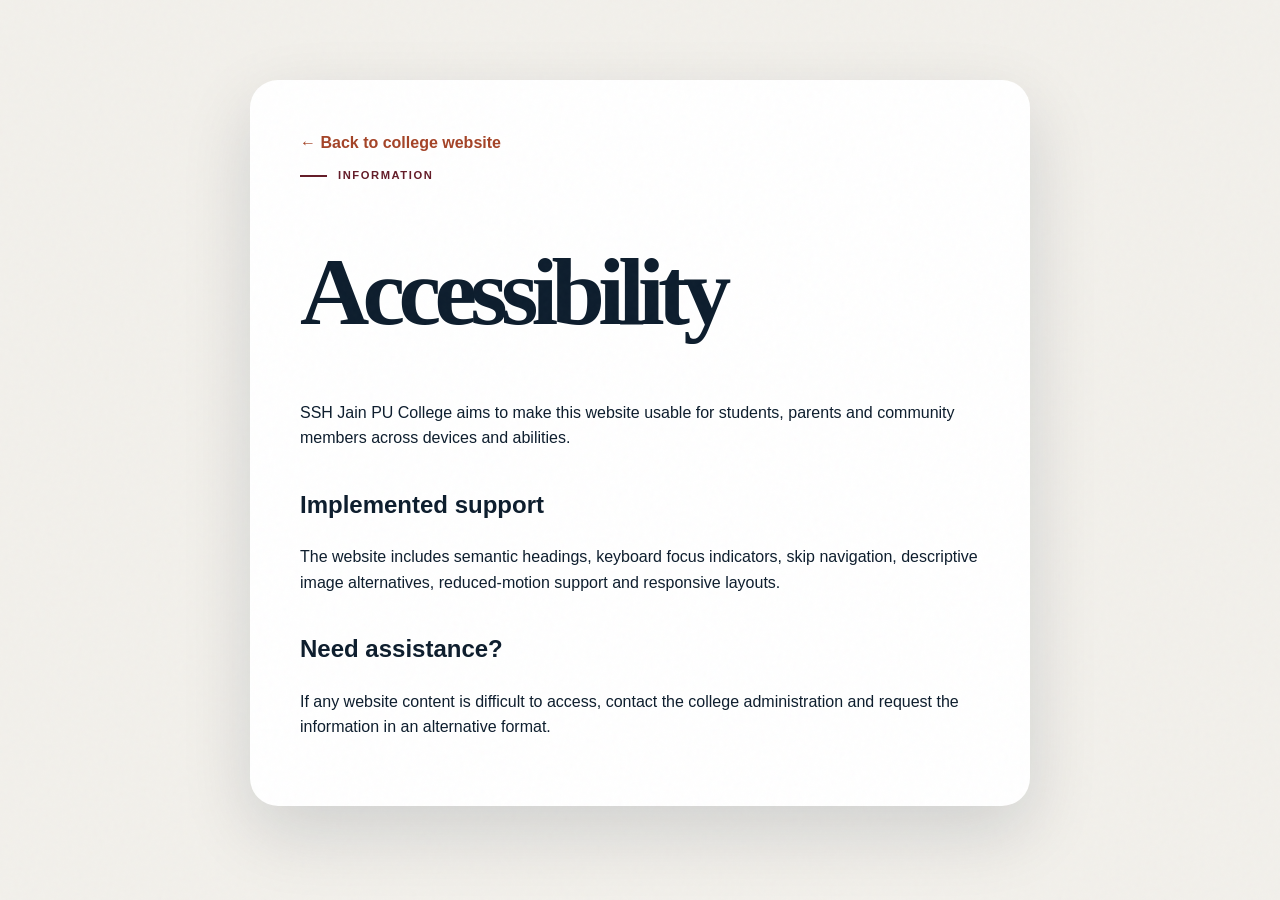
<file: accessibility.html>
<!doctype html><html lang="en"><head><meta charset="utf-8"><meta name="viewport" content="width=device-width,initial-scale=1"><title>Accessibility | SSH Jain PU College</title><link rel="stylesheet" href="assets/css/main.css"></head><body><main class="policy"><a href="index.html">← Back to college website</a><p class="kicker dark">Information</p><h1>Accessibility</h1><p>SSH Jain PU College aims to make this website usable for students, parents and community members across devices and abilities.</p><h2>Implemented support</h2><p>The website includes semantic headings, keyboard focus indicators, skip navigation, descriptive image alternatives, reduced-motion support and responsive layouts.</p><h2>Need assistance?</h2><p>If any website content is difficult to access, contact the college administration and request the information in an alternative format.</p></main><style>.policy{width:min(780px,calc(100% - 32px));margin:80px auto;padding:50px;background:#fff;border-radius:28px;box-shadow:var(--shadow)}.policy h1{font:800 clamp(3rem,8vw,6rem)/.9 "Plus Jakarta Sans";letter-spacing:-.07em}.policy h2{margin-top:35px}.policy>a{font-weight:800;color:var(--orange)}@media(max-width:600px){.policy{margin:16px auto;padding:26px}}</style></body></html>
</file>
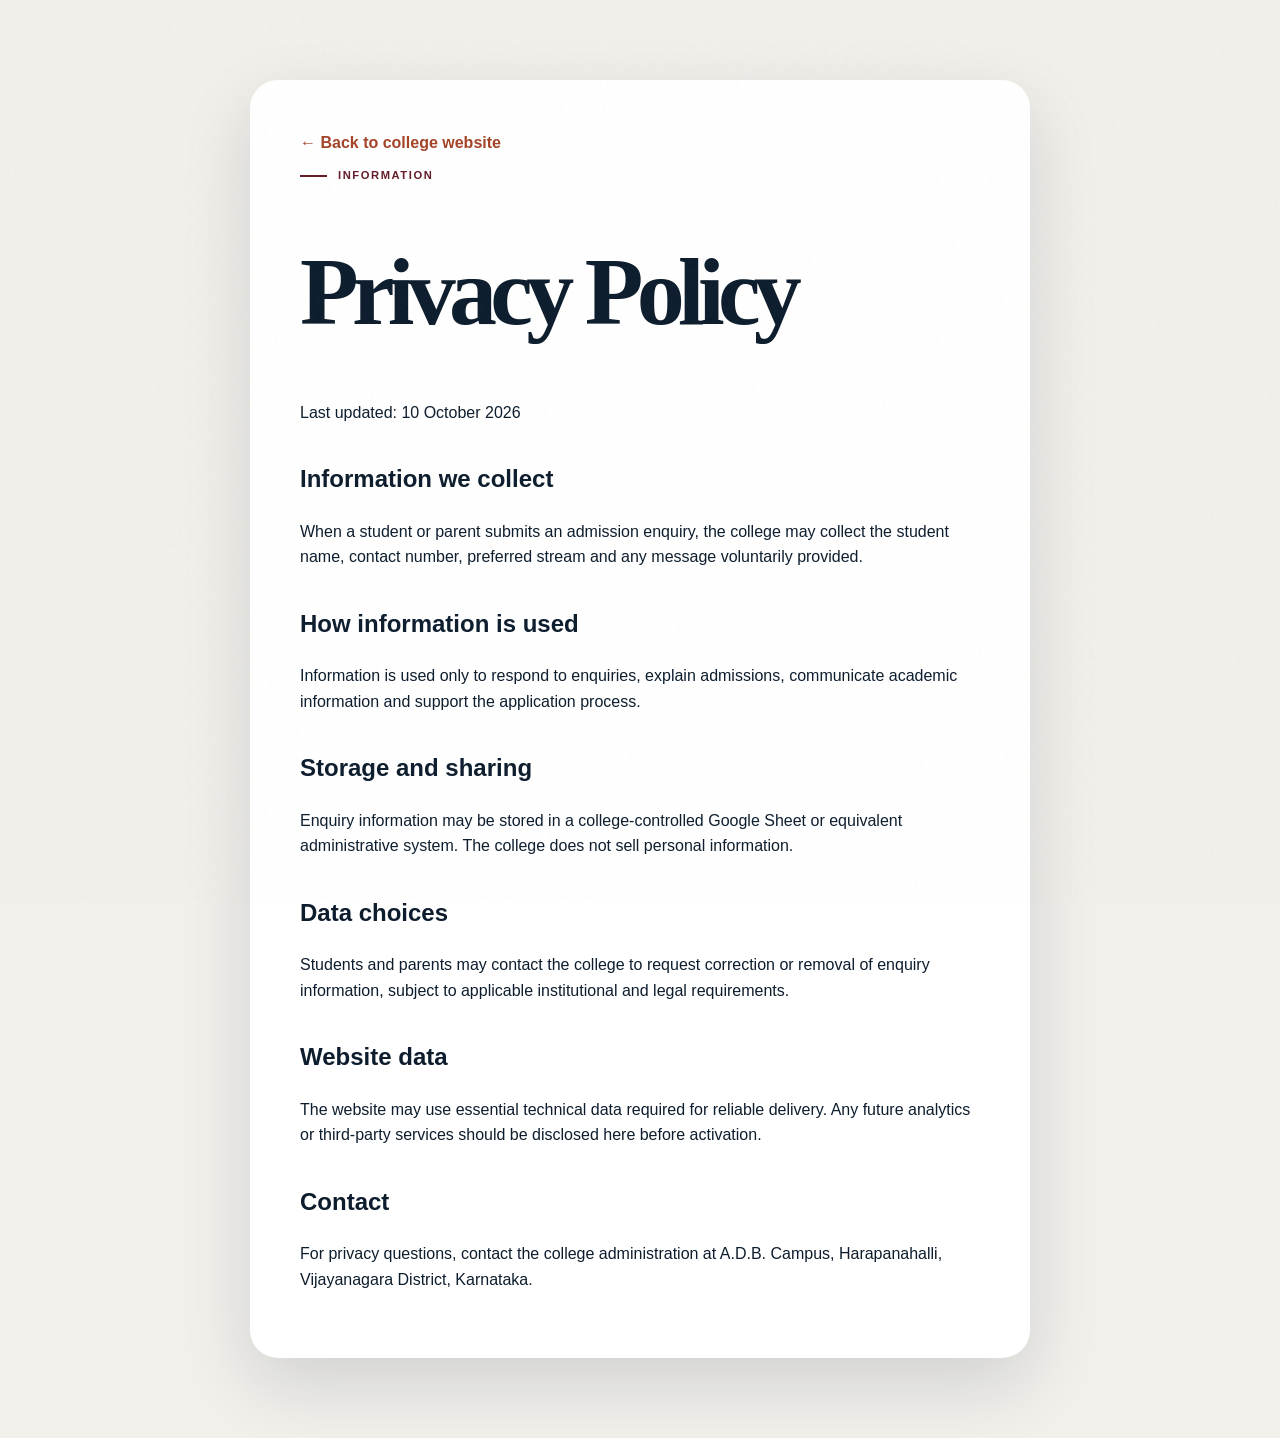
<file: privacy.html>
<!doctype html><html lang="en"><head><meta charset="utf-8"><meta name="viewport" content="width=device-width,initial-scale=1"><title>Privacy Policy | SSH Jain PU College</title><link rel="stylesheet" href="assets/css/main.css"></head><body><main class="policy"><a href="index.html">← Back to college website</a><p class="kicker dark">Information</p><h1>Privacy Policy</h1><p>Last updated: 10 October 2026</p><h2>Information we collect</h2><p>When a student or parent submits an admission enquiry, the college may collect the student name, contact number, preferred stream and any message voluntarily provided.</p><h2>How information is used</h2><p>Information is used only to respond to enquiries, explain admissions, communicate academic information and support the application process.</p><h2>Storage and sharing</h2><p>Enquiry information may be stored in a college-controlled Google Sheet or equivalent administrative system. The college does not sell personal information.</p><h2>Data choices</h2><p>Students and parents may contact the college to request correction or removal of enquiry information, subject to applicable institutional and legal requirements.</p><h2>Website data</h2><p>The website may use essential technical data required for reliable delivery. Any future analytics or third-party services should be disclosed here before activation.</p><h2>Contact</h2><p>For privacy questions, contact the college administration at A.D.B. Campus, Harapanahalli, Vijayanagara District, Karnataka.</p></main><style>.policy{width:min(780px,calc(100% - 32px));margin:80px auto;padding:50px;background:#fff;border-radius:28px;box-shadow:var(--shadow)}.policy h1{font:800 clamp(3rem,8vw,6rem)/.9 "Plus Jakarta Sans";letter-spacing:-.07em}.policy h2{margin-top:35px}.policy>a{font-weight:800;color:var(--orange)}@media(max-width:600px){.policy{margin:16px auto;padding:26px}}</style></body></html>
</file>
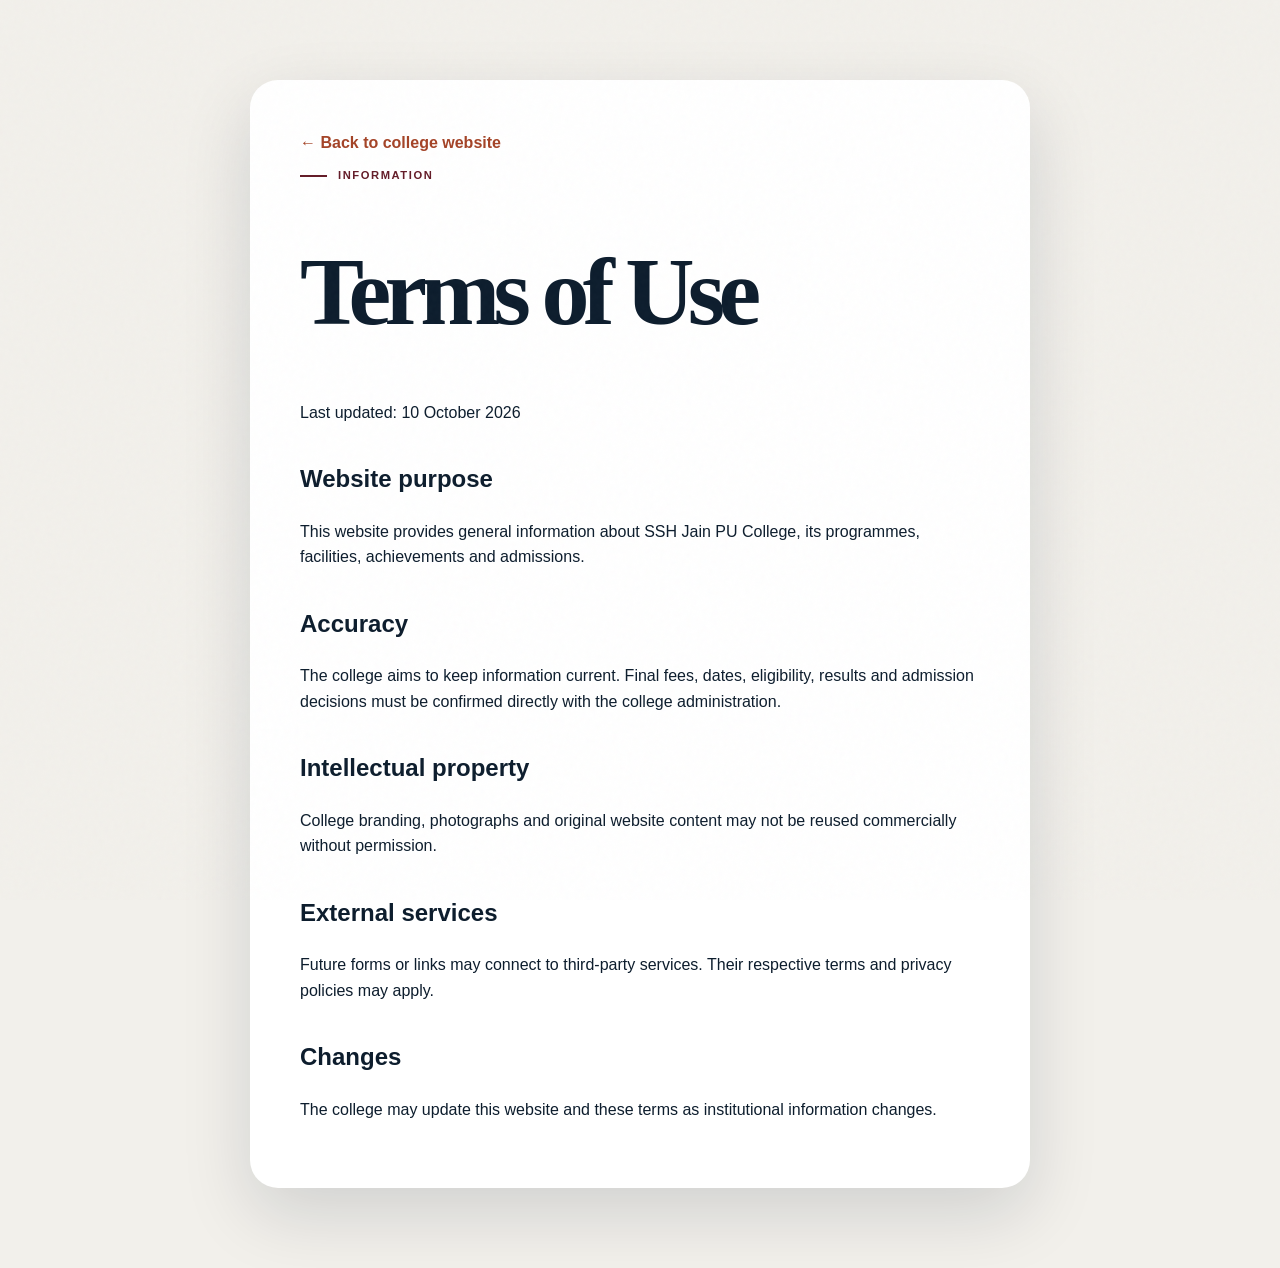
<file: terms.html>
<!doctype html><html lang="en"><head><meta charset="utf-8"><meta name="viewport" content="width=device-width,initial-scale=1"><title>Terms of Use | SSH Jain PU College</title><link rel="stylesheet" href="assets/css/main.css"></head><body><main class="policy"><a href="index.html">← Back to college website</a><p class="kicker dark">Information</p><h1>Terms of Use</h1><p>Last updated: 10 October 2026</p><h2>Website purpose</h2><p>This website provides general information about SSH Jain PU College, its programmes, facilities, achievements and admissions.</p><h2>Accuracy</h2><p>The college aims to keep information current. Final fees, dates, eligibility, results and admission decisions must be confirmed directly with the college administration.</p><h2>Intellectual property</h2><p>College branding, photographs and original website content may not be reused commercially without permission.</p><h2>External services</h2><p>Future forms or links may connect to third-party services. Their respective terms and privacy policies may apply.</p><h2>Changes</h2><p>The college may update this website and these terms as institutional information changes.</p></main><style>.policy{width:min(780px,calc(100% - 32px));margin:80px auto;padding:50px;background:#fff;border-radius:28px;box-shadow:var(--shadow)}.policy h1{font:800 clamp(3rem,8vw,6rem)/.9 "Plus Jakarta Sans";letter-spacing:-.07em}.policy h2{margin-top:35px}.policy>a{font-weight:800;color:var(--orange)}@media(max-width:600px){.policy{margin:16px auto;padding:26px}}</style></body></html>
</file>
<file: assets/css/main.css>
:root{--navy:#10152f;--navy-2:#182452;--orange:#ff6422;--orange-2:#ff914d;--violet:#7366ff;--cyan:#64e1dd;--cream:#fff8f2;--paper:#f7f8fc;--ink:#16213f;--muted:#69738a;--line:rgba(22,33,63,.12);--shadow:0 28px 80px rgba(28,39,83,.14);--wrap:min(1280px,calc(100% - 48px))}*{box-sizing:border-box}html{scroll-behavior:smooth;scroll-padding-top:110px}body{margin:0;background:var(--paper);color:var(--ink);font-family:"DM Sans",sans-serif;line-height:1.6;overflow-x:hidden}body::before{content:"";position:fixed;inset:0;pointer-events:none;z-index:100;opacity:.025;background-image:url("data:image/svg+xml,%3Csvg viewBox='0 0 200 200' xmlns='http://www.w3.org/2000/svg'%3E%3Cfilter id='n'%3E%3CfeTurbulence type='fractalNoise' baseFrequency='.85' numOctaves='3' stitchTiles='stitch'/%3E%3C/filter%3E%3Crect width='100%25' height='100%25' filter='url(%23n)'/%3E%3C/svg%3E")}a{color:inherit;text-decoration:none}img{display:block;max-width:100%}button,input,select{font:inherit}.skip-link{position:fixed;top:-80px;left:16px;z-index:9999;background:#fff;padding:12px 18px;border-radius:12px}.skip-link:focus{top:16px}:focus-visible{outline:3px solid var(--cyan);outline-offset:4px}.brand-flight{position:fixed;z-index:1000;left:50%;top:50%;transform:translate(-50%,-50%);font:800 clamp(2.4rem,8vw,7rem)/.9 "Plus Jakarta Sans",sans-serif;letter-spacing:-.07em;text-align:center;white-space:nowrap;background:linear-gradient(90deg,#fff,#ffbc85,#91f3ee);-webkit-background-clip:text;background-clip:text;color:transparent;filter:drop-shadow(0 24px 40px rgba(0,0,0,.35));pointer-events:none;opacity:0}.site-header{position:fixed;z-index:100;top:18px;left:50%;transform:translateX(-50%);width:min(1400px,calc(100% - 28px));height:80px;border:1px solid rgba(255,255,255,.72);border-radius:24px;background:rgba(255,255,255,.76);box-shadow:0 16px 54px rgba(16,21,47,.16);backdrop-filter:blur(24px) saturate(150%);display:flex;align-items:center;padding:10px 12px 10px 18px;transition:.3s}.site-header.scrolled{top:8px;height:70px}.brand{display:flex;align-items:center;gap:12px;min-width:278px}.brand img{width:54px;height:54px;object-fit:contain}.brand b{display:block;font:800 1.05rem/1.1 "Plus Jakarta Sans",sans-serif;letter-spacing:-.03em}.brand small{display:block;color:var(--orange);font-size:.59rem;text-transform:uppercase;letter-spacing:.14em;font-weight:800;margin-top:4px}.brand-title{transition:opacity .3s}.intro-running .brand-title{opacity:0}.main-nav{display:flex;align-items:center;gap:2px;margin-left:auto}.main-nav a{padding:10px 12px;border-radius:13px;color:#59637a;font-size:.8rem;font-weight:700}.main-nav a:hover,.main-nav a.active{background:linear-gradient(135deg,rgba(115,102,255,.1),rgba(255,100,34,.1));color:var(--ink)}.header-apply{margin-left:9px;min-height:48px;padding:0 19px;border-radius:15px;background:linear-gradient(135deg,var(--orange),var(--orange-2));color:#fff;font-weight:800;display:grid;place-items:center;box-shadow:0 12px 28px rgba(255,100,34,.25)}.menu-toggle{display:none;margin-left:auto;width:48px;height:48px;border:0;border-radius:15px;background:linear-gradient(135deg,var(--navy),var(--violet));color:white}.menu-toggle span{display:block;width:20px;height:2px;background:currentColor;margin:5px auto}.kicker{display:flex;align-items:center;gap:11px;color:#ffb27e;text-transform:uppercase;letter-spacing:.14em;font-size:.7rem;font-weight:800}.kicker::before{content:"";width:27px;height:2px;background:currentColor}.kicker.dark{color:var(--orange)}.button{display:inline-flex;align-items:center;justify-content:center;gap:12px;min-height:54px;padding:0 24px;border:0;border-radius:16px;font-weight:800;cursor:pointer;transition:.28s}.button:hover{transform:translateY(-3px)}.button-primary{background:linear-gradient(135deg,var(--orange),var(--orange-2));color:white;box-shadow:0 16px 35px rgba(255,100,34,.28)}.button-glass{color:white;border:1px solid rgba(255,255,255,.35);background:rgba(255,255,255,.09);backdrop-filter:blur(12px)}
.hero{min-height:100svh;padding:140px max(24px,calc((100vw - 1280px)/2)) 84px;background:radial-gradient(circle at 8% 15%,rgba(115,102,255,.42),transparent 27%),radial-gradient(circle at 84% 20%,rgba(100,225,221,.2),transparent 26%),radial-gradient(circle at 60% 100%,rgba(255,100,34,.24),transparent 30%),linear-gradient(145deg,#0a1028,#172a57 58%,#12172f);color:white;display:grid;grid-template-columns:1fr 1fr;align-items:center;gap:clamp(42px,6vw,90px);position:relative;overflow:hidden}.hero::after{content:"";position:absolute;right:-220px;top:-320px;width:720px;height:720px;border:1px solid rgba(255,255,255,.1);border-radius:50%;box-shadow:0 0 0 90px rgba(255,255,255,.025),0 0 0 180px rgba(255,255,255,.018)}.hero-orb{position:absolute;border-radius:50%;filter:blur(20px);pointer-events:none}.orb-one{width:420px;height:420px;background:rgba(115,102,255,.14);left:-160px;bottom:-180px}.orb-two{width:300px;height:300px;background:rgba(255,100,34,.12);right:32%;bottom:-130px}.hero-copy,.hero-visual{position:relative;z-index:2}.hero h1{font:800 clamp(4.4rem,8.3vw,8.6rem)/.83 "Plus Jakarta Sans",sans-serif;letter-spacing:-.085em;margin:26px 0}.hero h1 span{background:linear-gradient(90deg,#fff,#d3d9ff);-webkit-background-clip:text;background-clip:text;color:transparent}.hero h1 br+*{background:linear-gradient(90deg,#ff8a50,#ffd27c 48%,#78ebe6);-webkit-background-clip:text;background-clip:text;color:transparent}.hero-lead{max-width:630px;color:#c9d2e5;font-size:clamp(1rem,1.55vw,1.22rem)}.hero-actions{display:flex;gap:10px;flex-wrap:wrap;margin:30px 0}.hero-proof{display:flex;gap:32px;margin-top:38px}.hero-proof div{padding-right:32px;border-right:1px solid rgba(255,255,255,.18)}.hero-proof div:last-child{border:0}.hero-proof strong{display:block;font:800 1.9rem/1 "Plus Jakarta Sans",sans-serif}.hero-proof span{font-size:.66rem;text-transform:uppercase;letter-spacing:.13em;color:#aebbd1}.hero-visual{padding:25px 0 0 30px}.campus-frame{border-radius:48% 30px 30px 30px;overflow:hidden;aspect-ratio:4/5;box-shadow:0 55px 110px rgba(0,0,0,.4);border:1px solid rgba(255,255,255,.28);position:relative}.campus-frame::after{content:"";position:absolute;inset:0;background:linear-gradient(180deg,transparent 48%,rgba(8,14,38,.58))}.campus-frame img{width:100%;height:100%;object-fit:cover}.floating-card{position:absolute;right:-24px;bottom:90px;width:168px;aspect-ratio:1;border-radius:50%;background:linear-gradient(145deg,#ff5b19,#ffa157);display:grid;place-content:center;text-align:center;box-shadow:0 22px 54px rgba(255,100,34,.36);transform:rotate(7deg)}.floating-card span{font-size:.66rem;text-transform:uppercase;letter-spacing:.12em}.floating-card b{font:800 2rem "Plus Jakarta Sans",sans-serif}.hero-caption{position:absolute;bottom:35px;left:0;padding:16px 22px;background:rgba(255,255,255,.12);border:1px solid rgba(255,255,255,.2);backdrop-filter:blur(17px);border-radius:16px;font-size:.75rem;letter-spacing:.08em}.section-dock{position:relative;z-index:4;margin:-30px auto 0;width:var(--wrap);padding:8px;background:rgba(255,255,255,.84);border:1px solid white;box-shadow:var(--shadow);border-radius:22px;display:grid;grid-template-columns:repeat(7,1fr);backdrop-filter:blur(22px)}.section-dock a{padding:15px 12px;text-align:center;border-right:1px solid var(--line);font-size:.76rem;font-weight:800}.section-dock a:last-child{border:0}.section-dock span{display:block;color:var(--orange);font-size:.58rem;letter-spacing:.1em}.section-dock a:hover{background:#f2f0ff;border-radius:14px}.section{padding:clamp(80px,9vw,135px) max(24px,calc((100vw - 1280px)/2))}.section-intro{display:grid;grid-template-columns:1fr auto;column-gap:40px;align-items:end;margin-bottom:48px}.section-intro .kicker{grid-column:1/-1}.section-intro h2,.impact-heading h2,.apply h2{font:800 clamp(2.8rem,6vw,5.6rem)/.95 "Plus Jakarta Sans",sans-serif;letter-spacing:-.065em;margin:10px 0}.section-intro h2 span,.section-intro.light h2 span{background:linear-gradient(90deg,var(--violet),var(--orange));-webkit-background-clip:text;background-clip:text;color:transparent}.section-intro>p:last-child{max-width:480px;color:var(--muted)}.section-intro.light{color:white}.section-intro.light>p:last-child{color:#c4cde0}.vision-grid{display:grid;grid-template-columns:.8fr 1.2fr;gap:16px}.vision-card{min-height:440px;padding:38px;border-radius:30px;background:linear-gradient(145deg,#fff,#f8f6ff);border:1px solid white;box-shadow:var(--shadow);position:relative;overflow:hidden;display:flex;flex-direction:column;justify-content:flex-end}.vision-card::before{content:"";position:absolute;width:280px;height:280px;border-radius:50%;top:-130px;right:-100px;background:rgba(115,102,255,.1)}.vision-card.mission{background:radial-gradient(circle at 95% 5%,rgba(100,225,221,.2),transparent 26%),linear-gradient(145deg,#121a3b,#23346b);color:white}.card-number{position:absolute;left:34px;top:26px;font:800 4rem "Plus Jakarta Sans",sans-serif;color:rgba(115,102,255,.1)}.mission .card-number{color:rgba(255,255,255,.08)}.icon-chip{width:52px;height:52px;border-radius:16px;background:linear-gradient(135deg,#e7e3ff,#fff1e9);display:grid;place-items:center;color:var(--violet);font-size:1.5rem}.vision-card h3{font:800 2.2rem "Plus Jakarta Sans",sans-serif;margin:18px 0 8px}.vision-card p{color:var(--muted);font-size:1.05rem}.mission p{color:#c8d1e3}.mini-tags,.tag-row{display:flex;gap:7px;flex-wrap:wrap}.mini-tags span,.tag-row b{padding:8px 11px;border-radius:999px;background:rgba(255,255,255,.1);border:1px solid rgba(255,255,255,.12);font-size:.65rem;text-transform:uppercase;letter-spacing:.08em}.leadership-preview{background:radial-gradient(circle at 5% 0,rgba(115,102,255,.32),transparent 28%),radial-gradient(circle at 95% 90%,rgba(255,100,34,.2),transparent 28%),linear-gradient(145deg,#090f27,#142955);color:white}.leader-stack{display:grid;gap:20px}.leader-card{display:grid;grid-template-columns:.76fr 1.24fr;min-height:530px;border:1px solid rgba(255,255,255,.14);background:rgba(255,255,255,.07);backdrop-filter:blur(17px);border-radius:30px;overflow:hidden}.leader-card.reverse{grid-template-columns:1.24fr .76fr}.leader-card.reverse .leader-image{order:2}.leader-image img{width:100%;height:100%;object-fit:cover;object-position:top}.leader-content{padding:clamp(30px,5vw,70px);display:flex;flex-direction:column;justify-content:center}.leader-content>span{color:#ffae76;text-transform:uppercase;letter-spacing:.13em;font-size:.7rem;font-weight:800}.leader-content h3{font:800 clamp(2rem,4.2vw,4rem)/1 "Plus Jakarta Sans",sans-serif;letter-spacing:-.05em;margin:15px 0}.leader-content p{color:#c2ccde;font-size:1.05rem}.leader-content b{margin-top:15px}.leader-content small{color:#9eadc8}.leader-content a{color:#ffae76;font-weight:800;margin-top:25px}.result-summary{display:grid;grid-template-columns:.6fr .6fr 1.4fr;background:linear-gradient(130deg,#171e42,#283b76);border-radius:28px;color:white;overflow:hidden;box-shadow:var(--shadow)}.result-summary>div{padding:32px;border-right:1px solid rgba(255,255,255,.12)}.result-summary strong{font:800 clamp(3.3rem,7vw,6.4rem)/.9 "Plus Jakarta Sans",sans-serif;background:linear-gradient(90deg,#ff995b,#ffd788);-webkit-background-clip:text;background-clip:text;color:transparent}.result-summary span{display:block;text-transform:uppercase;letter-spacing:.1em;font-size:.66rem;margin-top:12px}.result-copy{display:flex;flex-direction:column;justify-content:center}.result-copy b{font:800 1.5rem "Plus Jakarta Sans",sans-serif}.result-copy p{color:#c8d1e1}.achievement-grid{display:grid;grid-template-columns:repeat(3,1fr);gap:15px;margin-top:18px}.achievement-card{min-height:380px;padding:30px;border-radius:26px;background:white;border:1px solid var(--line);box-shadow:0 18px 55px rgba(28,39,83,.08);display:flex;flex-direction:column}.achievement-card.gradient{background:linear-gradient(145deg,#6d5ef6,#9d65ed);color:white}.achievement-card.sport{background:linear-gradient(145deg,#fff2e8,#fff);}.placeholder-icon{width:58px;height:58px;border-radius:18px;background:#eeeaff;display:grid;place-items:center;color:var(--violet);font:800 1.2rem "Plus Jakarta Sans",sans-serif}.gradient .placeholder-icon{background:rgba(255,255,255,.16);color:white}.achievement-card>span{font-size:.67rem;text-transform:uppercase;letter-spacing:.12em;font-weight:800;color:var(--orange);margin-top:auto}.gradient>span{color:#dffdfb}.achievement-card h3{font:800 1.7rem/1.08 "Plus Jakarta Sans",sans-serif;margin:10px 0}.achievement-card p{color:var(--muted)}.gradient p{color:#e2e2f7}.achievement-card button{align-self:flex-start;border:0;background:#f0eef8;color:#777f94;border-radius:999px;padding:9px 13px;font-size:.7rem}.impact{background:radial-gradient(circle at 90% 10%,rgba(100,225,221,.19),transparent 24%),linear-gradient(145deg,#0a1029,#172d5c);color:white}.impact-heading{text-align:center;max-width:950px;margin:0 auto 54px}.impact-heading .kicker{justify-content:center}.impact-heading p:last-child{color:#c1cade;max-width:620px;margin:auto}.impact-grid{display:grid;grid-template-columns:repeat(2,1fr);gap:16px}.impact-grid article{min-height:470px;border-radius:28px;overflow:hidden;position:relative}.impact-grid img{width:100%;height:100%;object-fit:cover}.impact-grid article::after{content:"";position:absolute;inset:0;background:linear-gradient(180deg,transparent 30%,rgba(5,12,33,.9))}.impact-grid article div{position:absolute;z-index:2;left:30px;bottom:28px}.impact-grid strong{display:block;font:800 clamp(3rem,6vw,5rem)/.85 "Plus Jakarta Sans",sans-serif;color:#ffb276}.impact-grid span{font-weight:700}.stream-list{display:grid;gap:14px}.stream-card{display:grid;grid-template-columns:.4fr 1.35fr auto;align-items:center;gap:40px;padding:32px;border-radius:26px;background:#fff;border:1px solid var(--line);box-shadow:0 16px 50px rgba(28,39,83,.07);transition:.3s}.stream-card:hover{transform:translateY(-5px);box-shadow:var(--shadow)}.stream-card.science{background:linear-gradient(120deg,#eef0ff,#fff)}.stream-card.commerce{background:linear-gradient(120deg,#fff3e9,#fff)}.stream-card.arts{background:linear-gradient(120deg,#eafafa,#fff)}.stream-code{font:800 clamp(2.8rem,5vw,4.8rem)/1 "Plus Jakarta Sans",sans-serif;letter-spacing:-.07em;color:var(--violet)}.commerce .stream-code{color:var(--orange)}.arts .stream-code{color:#159e9c}.stream-card>div:nth-child(2)>span{font-size:.7rem;text-transform:uppercase;letter-spacing:.11em;font-weight:800;color:var(--muted)}.stream-card h3{font:800 clamp(1.4rem,2.5vw,2.3rem)/1.08 "Plus Jakarta Sans",sans-serif;margin:9px 0}.stream-card p{color:var(--muted)}.stream-card .tag-row b{background:#eceafa;border:0;color:#49436c}.stream-card>a{width:56px;height:56px;border-radius:50%;display:grid;place-items:center;background:var(--navy);color:white;font-size:.7rem}.campus{background:linear-gradient(145deg,#101631,#1b2c59);color:white}.facility-grid{display:grid;grid-template-columns:1.15fr .85fr;gap:16px}.facility-main,.facility-side{min-height:620px;border-radius:30px;overflow:hidden;position:relative}.facility-side{min-height:460px;align-self:end}.facility-grid img{width:100%;height:100%;object-fit:cover}.facility-grid article::after{content:"";position:absolute;inset:0;background:linear-gradient(180deg,transparent 30%,rgba(7,15,38,.9))}.facility-grid article div{position:absolute;z-index:2;left:30px;right:30px;bottom:28px}.facility-grid span{color:#ffac73;text-transform:uppercase;letter-spacing:.12em;font-size:.67rem;font-weight:800}.facility-grid h3{font:800 clamp(2rem,4vw,3.8rem)/1 "Plus Jakarta Sans",sans-serif;letter-spacing:-.05em;margin:8px 0}.facility-grid p{color:#c7d0e1}.full-notes{display:grid;grid-template-columns:1fr 1fr;gap:17px}.note-card{border-radius:30px;background:white;overflow:hidden;border:1px solid var(--line);box-shadow:var(--shadow)}.note-card img{width:100%;height:430px;object-fit:cover;object-position:top}.note-card div{padding:34px}.note-card span{color:var(--orange);font-size:.68rem;text-transform:uppercase;letter-spacing:.12em;font-weight:800}.note-card h2{font:800 clamp(2rem,3.5vw,3rem)/1 "Plus Jakarta Sans",sans-serif;letter-spacing:-.05em}.note-card p{color:var(--muted)}.note-card b,.note-card small{display:block}.note-card small{color:var(--muted)}.faculty-groups{display:grid;gap:55px}.faculty-group h3{font:800 1.4rem "Plus Jakarta Sans",sans-serif;margin:0 0 20px}.faculty-track{display:grid;grid-auto-flow:column;grid-auto-columns:minmax(230px,24%);gap:14px;overflow-x:auto;scroll-snap-type:x mandatory;padding:4px 4px 20px;scrollbar-color:var(--orange) transparent}.faculty-card{scroll-snap-align:start;background:white;border-radius:22px;overflow:hidden;border:1px solid var(--line);box-shadow:0 14px 38px rgba(28,39,83,.08)}.faculty-card img{width:100%;aspect-ratio:4/4.7;object-fit:cover;object-position:top;background:#e8edf4}.faculty-card div{padding:17px}.faculty-card b{display:block;font:700 1rem "Plus Jakarta Sans",sans-serif}.faculty-card span,.faculty-card small{display:block;color:var(--muted);font-size:.75rem}.testimonials{background:radial-gradient(circle at 0 0,rgba(115,102,255,.3),transparent 30%),linear-gradient(145deg,#0d1330,#26366d);color:white}.testimonial-placeholders{display:grid;grid-template-columns:repeat(3,1fr);gap:15px}.testimonial-placeholders article{min-height:300px;padding:30px;border-radius:26px;background:rgba(255,255,255,.08);border:1px solid rgba(255,255,255,.12);backdrop-filter:blur(16px);display:flex;flex-direction:column}.testimonial-placeholders span{font:800 4rem "Plus Jakarta Sans",sans-serif;color:#ffad75}.testimonial-placeholders p{color:#c5cee1}.testimonial-placeholders b{margin-top:auto}.events-grid{display:grid;grid-template-columns:repeat(3,1fr);gap:15px}.events-grid article{min-height:330px;padding:28px;border-radius:26px;background:white;border:1px solid var(--line);box-shadow:0 15px 45px rgba(28,39,83,.07);display:flex;flex-direction:column}.events-grid time{font:800 1rem "Plus Jakarta Sans",sans-serif;color:var(--orange)}.events-grid span{margin-top:auto;color:var(--violet);font-size:.67rem;text-transform:uppercase;letter-spacing:.12em;font-weight:800}.events-grid h3{font:800 1.5rem/1.1 "Plus Jakarta Sans",sans-serif}.events-grid p{color:var(--muted)}.apply{padding:clamp(70px,8vw,110px) max(24px,calc((100vw - 1280px)/2));background:radial-gradient(circle at 15% 0,rgba(255,255,255,.2),transparent 25%),linear-gradient(115deg,#ff5720,#ff803b 58%,#ff9e59);color:white;display:grid;grid-template-columns:.85fr 1.15fr;gap:clamp(35px,8vw,110px);align-items:center}.apply>div>p:last-child{max-width:520px}.apply form{padding:32px;border-radius:26px;background:rgba(255,255,255,.14);border:1px solid rgba(255,255,255,.28);backdrop-filter:blur(16px);display:grid;grid-template-columns:1fr 1fr;gap:13px}.apply label{display:grid;gap:5px;font-size:.7rem;text-transform:uppercase;letter-spacing:.08em;font-weight:800}.apply input,.apply select{border:1px solid rgba(255,255,255,.3);background:rgba(255,255,255,.14);color:white;border-radius:13px;padding:13px}.apply option{color:#111}.apply button,.apply form p{grid-column:1/-1}.apply button{background:var(--navy);justify-self:start}.apply form p{font-size:.75rem;margin:0;color:#ffe4d4}footer{padding:70px max(24px,calc((100vw - 1280px)/2)) 28px;background:#070d20;color:#aeb8cd}.footer-top{display:grid;grid-template-columns:1.4fr repeat(3,.6fr);gap:50px}.footer-brand img{width:70px;border-radius:12px}.footer-brand h2{color:white;font:800 1.5rem "Plus Jakarta Sans",sans-serif}.footer-top h3{color:white;font-size:.7rem;text-transform:uppercase;letter-spacing:.12em}.footer-top>div:not(:first-child){display:flex;flex-direction:column;gap:9px}.footer-top a{font-size:.85rem}.footer-top a:hover{color:#ffad75}.footer-bottom{border-top:1px solid rgba(255,255,255,.1);margin-top:50px;padding-top:22px;display:flex;justify-content:space-between;font-size:.74rem}.mobile-apply{display:none}.reveal{opacity:0;transform:translateY(24px);transition:opacity .7s,transform .7s}.reveal.visible{opacity:1;transform:none}
@media(max-width:1080px){.main-nav{position:fixed;inset:0;width:100vw;padding:120px 28px 40px;background:radial-gradient(circle at 85% 5%,rgba(115,102,255,.35),transparent 28%),linear-gradient(145deg,#0a1028,#1a2d5c);display:flex;flex-direction:column;align-items:stretch;gap:5px;opacity:0;visibility:hidden;pointer-events:none;transform:translateX(100%);transition:.32s;z-index:-1}.menu-open .main-nav{opacity:1;visibility:visible;pointer-events:auto;transform:none}.main-nav a{font:700 2.2rem "Plus Jakarta Sans",sans-serif;color:white;padding:10px 16px}.main-nav a:hover{background:rgba(255,255,255,.08);color:white}.menu-toggle{display:block;position:relative;z-index:2}.header-apply{margin-left:auto}.hero{grid-template-columns:1fr;padding-bottom:160px}.hero-copy{max-width:850px}.hero-visual{width:72%;margin-left:auto}.section-dock{grid-template-columns:repeat(4,1fr)}.section-dock a:nth-child(4){border:0}.section-dock a:nth-child(-n+3){border-bottom:1px solid var(--line)}.vision-grid{grid-template-columns:1fr}.achievement-grid{grid-template-columns:1fr 1fr}.achievement-card:last-child{grid-column:1/-1}.footer-top{grid-template-columns:1fr 1fr 1fr}.footer-brand{grid-column:1/-1}.faculty-track{grid-auto-columns:minmax(230px,34%)}}
@media(max-width:760px){:root{--wrap:calc(100% - 28px)}html{scroll-padding-top:85px}.site-header{top:10px;height:66px;border-radius:19px;padding:8px 9px 8px 12px}.brand{min-width:0}.brand img{width:43px;height:43px}.brand b{font-size:.88rem}.brand small{display:none}.header-apply{display:none}.menu-toggle{width:46px;height:46px}.hero{padding:115px 14px 158px;gap:40px;min-height:auto}.hero h1{font-size:clamp(4rem,19vw,6.2rem)}.hero-lead{font-size:.98rem}.hero-actions .button{width:100%}.hero-proof{gap:15px}.hero-proof div{padding-right:15px}.hero-proof strong{font-size:1.45rem}.hero-visual{width:92%;margin:auto;padding-left:10px}.campus-frame{aspect-ratio:4/4.5;border-radius:86px 24px 24px 24px}.floating-card{width:126px;right:-4px;bottom:50px}.hero-caption{left:-4px;bottom:14px}.section-dock{margin-top:-78px;grid-template-columns:repeat(2,1fr);border-radius:20px}.section-dock a{border-bottom:1px solid var(--line)!important}.section-dock a:nth-last-child(-n+2){border-bottom:0!important}.section-dock a:nth-child(even){border-right:0}.section{padding:72px 14px}.section-intro{display:block;margin-bottom:35px}.section-intro>p:last-child{margin-top:18px}.section-intro h2,.impact-heading h2,.apply h2{font-size:clamp(2.7rem,13vw,4.4rem)}.vision-card{min-height:390px;padding:28px}.leader-card,.leader-card.reverse{grid-template-columns:1fr}.leader-card.reverse .leader-image{order:0}.leader-image img{height:370px}.leader-content{padding:28px}.result-summary{grid-template-columns:1fr 1fr}.result-summary .result-copy{grid-column:1/-1}.achievement-grid{grid-template-columns:1fr}.achievement-card:last-child{grid-column:auto}.impact-grid{grid-template-columns:1fr}.impact-grid article{min-height:430px}.stream-card{grid-template-columns:1fr;gap:20px;padding:26px}.stream-card>a{width:auto;height:48px;border-radius:14px}.facility-grid{grid-template-columns:1fr}.facility-main,.facility-side{min-height:430px}.full-notes{grid-template-columns:1fr}.note-card img{height:340px}.faculty-track{grid-auto-columns:78%}.testimonial-placeholders,.events-grid{grid-template-columns:1fr}.apply{padding:70px 14px 115px;grid-template-columns:1fr}.apply form{grid-template-columns:1fr;padding:23px}.apply button,.apply form p{grid-column:auto}.footer-top{grid-template-columns:1fr 1fr;gap:30px}.footer-brand{grid-column:1/-1}.footer-bottom{display:block;padding-bottom:70px}.mobile-apply{position:fixed;z-index:90;left:9px;right:9px;bottom:9px;padding:7px;border:1px solid rgba(255,255,255,.75);border-radius:17px;background:rgba(255,255,255,.82);backdrop-filter:blur(22px);display:grid;grid-template-columns:1fr 1fr;box-shadow:0 15px 40px rgba(16,21,47,.23)}.mobile-apply a{min-height:45px;border-radius:12px;display:grid;place-items:center;font-size:.76rem;font-weight:800}.mobile-apply a:last-child{background:linear-gradient(135deg,var(--orange),var(--orange-2));color:white}.brand-flight{font-size:12vw;white-space:normal;width:90%}}
@media(max-width:420px){.hero-proof span{font-size:.55rem}.section-dock a{font-size:.7rem}.result-summary>div{padding:22px}.faculty-track{grid-auto-columns:86%}.footer-top{grid-template-columns:1fr}}
@media(prefers-reduced-motion:reduce){html{scroll-behavior:auto}.brand-flight{display:none}.brand-title{opacity:1!important}.reveal{opacity:1;transform:none}*,*::before,*::after{animation:none!important;transition:none!important}}
.faculty{overflow:hidden}.faculty-groups,.faculty-group{min-width:0;width:100%}.faculty-track{width:100%;max-width:100%;min-width:0;overscroll-behavior-inline:contain}

/* 2026 institutional revamp: campus-first, serious and dimensional */
:root{--navy:#07172b;--navy-2:#102b49;--orange:#a44327;--orange-2:#c9773a;--violet:#7d1f2d;--cyan:#d3ad61;--cream:#f5efe5;--paper:#f2f0eb;--ink:#0d1d2d;--muted:#5e6873;--line:rgba(13,29,45,.14);--shadow:0 26px 70px rgba(7,23,43,.14);--gold:#d3ad61;--oxblood:#641c28;--serif:"Libre Baskerville",Georgia,serif}
body{background:var(--paper);color:var(--ink)}
.brand-flight{font-family:var(--serif);font-weight:700;letter-spacing:-.055em;background:linear-gradient(180deg,#fff 0%,#e9d8a9 48%,#b78335 100%);-webkit-background-clip:text;background-clip:text;filter:drop-shadow(0 9px 0 rgba(8,23,42,.38)) drop-shadow(0 24px 45px rgba(0,0,0,.48))}
.site-header{top:0;width:100%;height:92px;border:0;border-bottom:1px solid rgba(255,255,255,.16);border-radius:0;background:linear-gradient(180deg,rgba(5,17,32,.96),rgba(5,17,32,.83));box-shadow:none;backdrop-filter:blur(18px);padding:12px max(22px,calc((100vw - 1380px)/2));color:#fff}
.site-header.scrolled{top:0;height:76px;background:rgba(5,17,32,.97);box-shadow:0 12px 35px rgba(0,0,0,.22)}
.brand{min-width:315px}.brand img{border-radius:50%;border:1px solid rgba(211,173,97,.6);background:#fff;padding:2px}.brand b{font-family:var(--serif);font-weight:700;letter-spacing:-.025em}.brand small{color:var(--gold)}
.main-nav a{color:#d8dde4;border-radius:2px;font-size:.74rem;letter-spacing:.04em;text-transform:uppercase}.main-nav a:hover,.main-nav a.active{background:transparent;color:#fff;box-shadow:inset 0 -2px var(--gold)}
.header-apply{border-radius:3px;background:var(--gold);color:#101927;box-shadow:none;text-transform:uppercase;letter-spacing:.08em;font-size:.7rem}
.menu-toggle{border-radius:3px;background:var(--gold);color:#0b1b2d}
.kicker{color:#e8cc8b}.kicker.dark{color:var(--oxblood)}
.button{border-radius:3px;text-transform:uppercase;letter-spacing:.075em;font-size:.72rem;min-height:56px}.button-primary{background:var(--gold);color:#0b1828;box-shadow:0 16px 35px rgba(0,0,0,.18)}.button-glass{background:rgba(7,23,43,.38);border-color:rgba(255,255,255,.5)}
.hero{position:relative;min-height:100svh;padding:148px max(26px,calc((100vw - 1380px)/2)) 144px;display:block;overflow:hidden;background:#07172b;color:#fff;isolation:isolate}
.hero-media{position:absolute;inset:0;z-index:-3}.hero-media img{width:100%;height:100%;object-fit:cover;object-position:center 47%;filter:saturate(.74) contrast(1.08)}
.hero-media::before{content:"";position:absolute;inset:0;z-index:1;background:linear-gradient(90deg,rgba(4,14,27,.97) 0%,rgba(4,14,27,.9) 34%,rgba(4,14,27,.43) 64%,rgba(4,14,27,.12) 100%)}
.hero-media::after{content:"";position:absolute;inset:0;z-index:1;background:linear-gradient(180deg,rgba(4,14,27,.45),transparent 25%,transparent 58%,rgba(4,14,27,.93) 100%)}
.hero-media span{position:absolute;inset:0;z-index:2;background:linear-gradient(115deg,transparent 62%,rgba(211,173,97,.14) 62.15%,transparent 62.3%)}
.hero-grid{position:relative;z-index:2;display:grid;grid-template-columns:minmax(0,1.2fr) minmax(330px,.8fr);gap:80px;align-items:center;min-height:calc(100svh - 292px)}
.hero-copy{max-width:920px}.hero h1{font:700 clamp(4.5rem,8.6vw,9rem)/.9 var(--serif);letter-spacing:-.06em;margin:23px 0 27px;text-wrap:balance;text-shadow:0 12px 34px rgba(0,0,0,.45)}
.hero h1 span{background:none;color:#fff}.hero h1 br+*{background:none;color:#f0d68f}.hero-lead{max-width:720px;color:#e0e5ea;font-size:clamp(1rem,1.4vw,1.24rem);line-height:1.75;border-left:2px solid var(--gold);padding-left:22px}
.hero-actions{margin-top:34px}
.institution-mark{justify-self:end;position:relative;width:min(33vw,420px);aspect-ratio:1;display:grid;place-items:center;perspective:1000px;transform-style:preserve-3d;animation:mark-float 6s ease-in-out infinite}
.mark-ring{position:absolute;border-radius:50%;border:1px solid rgba(232,204,139,.55);transform-style:preserve-3d;box-shadow:inset 0 0 28px rgba(211,173,97,.08)}
.ring-outer{inset:1%;transform:rotateX(66deg) rotateZ(-12deg);animation:ring-turn 16s linear infinite}.ring-inner{inset:13%;transform:rotateY(67deg) rotateZ(20deg);animation:ring-turn-reverse 12s linear infinite}
.mark-core{position:relative;width:45%;aspect-ratio:1;border-radius:50%;padding:12px;background:linear-gradient(145deg,#fff,#d7d8d4);box-shadow:0 28px 0 #061323,0 38px 45px rgba(0,0,0,.5),inset 0 0 0 2px #d5b46c;transform:translateZ(70px) rotateY(-6deg)}
.mark-core::after{content:"";position:absolute;inset:-10px;border-radius:50%;border:1px solid rgba(255,255,255,.46)}.mark-core img{width:100%;height:100%;object-fit:contain;border-radius:50%}
.mark-plinth{position:absolute;bottom:3%;left:50%;transform:translateX(-50%) rotateX(58deg);width:60%;height:72px;background:linear-gradient(180deg,#d9b767,#8a5c24);clip-path:polygon(8% 0,92% 0,100% 100%,0 100%);display:flex;align-items:center;justify-content:center;gap:11px;color:#101925;text-transform:uppercase;letter-spacing:.1em;font-size:.6rem;box-shadow:0 34px 45px rgba(0,0,0,.45)}.mark-plinth b{font:700 1.3rem var(--serif)}.mark-shadow{position:absolute;bottom:-1%;width:72%;height:12%;border-radius:50%;background:rgba(0,0,0,.58);filter:blur(18px);transform:rotateX(72deg)}
.hero-proof{position:absolute;z-index:3;left:max(26px,calc((100vw - 1380px)/2));right:max(26px,calc((100vw - 1380px)/2));bottom:36px;display:grid;grid-template-columns:repeat(4,1fr);gap:0;margin:0;border-top:1px solid rgba(255,255,255,.26);border-bottom:1px solid rgba(255,255,255,.18);background:rgba(4,14,27,.62);backdrop-filter:blur(14px)}
.hero-proof div{padding:20px 24px;border-right:1px solid rgba(255,255,255,.18)}.hero-proof div:last-child{border:0}.hero-proof strong{font:700 clamp(1.55rem,2.5vw,2.3rem)/1 var(--serif);color:#f0d68f}.hero-proof span{margin-top:7px;font-size:.6rem;color:#e3e7ec;letter-spacing:.12em}
.hero-location{position:absolute;z-index:2;right:max(26px,calc((100vw - 1380px)/2));top:112px;font-size:.62rem;text-transform:uppercase;letter-spacing:.16em;color:#dfe4e9;writing-mode:vertical-rl}.hero-location span{color:var(--gold)}
@keyframes mark-float{0%,100%{transform:translateY(0) rotateY(-3deg)}50%{transform:translateY(-14px) rotateY(3deg)}}@keyframes ring-turn{to{transform:rotateX(66deg) rotateZ(348deg)}}@keyframes ring-turn-reverse{to{transform:rotateY(67deg) rotateZ(-340deg)}}
.section-dock{margin:0 auto;border:0;border-bottom:1px solid var(--line);border-radius:0;background:#fff;box-shadow:0 18px 45px rgba(7,23,43,.08);padding:0;backdrop-filter:none}.section-dock a{padding:19px 12px;border-color:var(--line);text-transform:uppercase;letter-spacing:.06em}.section-dock span{color:var(--oxblood)}.section-dock a:hover{background:#f4efe6;border-radius:0}
.section-intro h2,.impact-heading h2,.apply h2{font-family:var(--serif);font-weight:700;letter-spacing:-.045em}.section-intro h2 span,.section-intro.light h2 span{background:none;color:var(--oxblood)}.section-intro.light h2 span{color:#e8cc8b}
.vision-card,.achievement-card,.leader-card,.note-card,.faculty-card,.testimonial-placeholders article,.events-grid article,.stream-card,.facility-main,.facility-side{border-radius:6px}
.vision-card{background:#fff;border:1px solid var(--line);box-shadow:0 18px 45px rgba(7,23,43,.08)}.vision-card.mission{background:var(--navy);border-top:4px solid var(--gold)}.vision-card h3,.leader-content h3,.result-copy b,.achievement-card h3,.stream-card h3,.facility-grid h3,.note-card h2,.faculty-group h3,.faculty-card b,.events-grid h3{font-family:var(--serif)}
.leadership-preview,.impact,.campus,.testimonials{background:linear-gradient(135deg,#061526,#102942);color:#fff}.leader-card{background:rgba(255,255,255,.045);border-color:rgba(255,255,255,.18);backdrop-filter:none}.leader-content>span,.leader-content a,.facility-grid span{color:#e8cc8b}
.result-summary{border-radius:6px;background:linear-gradient(110deg,#4b1520,#752535);border-top:4px solid var(--gold)}.result-summary strong{background:none;color:#efd384}.achievement-card.gradient{background:#102942}.achievement-card.sport{background:#f5efe5}.placeholder-icon{border-radius:3px;background:#eee7da;color:var(--oxblood)}
.impact-grid article{border-radius:6px;border:1px solid rgba(255,255,255,.18)}.impact-grid strong{font-family:var(--serif);color:#efd384}
.stream-card{background:#fff!important;border-left:5px solid var(--gold);box-shadow:0 13px 34px rgba(7,23,43,.07)}.stream-code{font-family:var(--serif);color:var(--oxblood)!important}.stream-card>a{border-radius:3px;background:var(--navy)}
.note-card{border-top:4px solid var(--oxblood)}.faculty-card{border-bottom:3px solid var(--gold)}
#principal-note img{object-position:center 60%}
.apply{background:linear-gradient(118deg,#4e1722,#762838);border-top:6px solid var(--gold)}.apply form{border-radius:6px;background:rgba(4,14,27,.36);border-color:rgba(255,255,255,.22)}.apply input,.apply select{border-radius:3px}.apply button{background:var(--gold);color:#0c1927}
footer{background:#040d18;border-top:1px solid rgba(211,173,97,.4)}

@media(max-width:1080px){.site-header{padding-inline:18px}.main-nav{background:#061526}.hero{padding-top:128px}.hero-grid{grid-template-columns:1fr;gap:20px}.institution-mark{position:absolute;right:-4%;bottom:4%;width:340px;opacity:.68}.hero-copy{position:relative;z-index:2;max-width:780px}.hero-media::before{background:linear-gradient(90deg,rgba(4,14,27,.96),rgba(4,14,27,.76) 62%,rgba(4,14,27,.42))}.hero-location{display:none}.hero-proof{grid-template-columns:repeat(4,1fr)}.hero-proof div{padding:17px}.section-dock{margin:0 auto}.brand{min-width:0}}
@media(max-width:760px){.site-header{top:0;height:70px;border-radius:0}.site-header.scrolled{top:0;height:66px}.hero{padding:108px 18px 28px;min-height:auto}.hero-grid{min-height:auto}.hero h1{font-size:clamp(3.3rem,15vw,4.65rem);line-height:.91;margin:17px 0 21px}.hero-lead{max-width:100%;font-size:.91rem;line-height:1.62;padding-left:15px}.hero-actions{width:100%;display:grid;grid-template-columns:1.15fr .85fr;gap:8px;margin:25px 0 0}.hero-actions .button{width:auto;padding-inline:12px;font-size:.6rem}.institution-mark{display:none}.hero-proof{position:relative;left:auto;right:auto;bottom:auto;margin-top:32px;grid-template-columns:1fr 1fr}.hero-proof div{padding:12px 13px}.hero-proof div:nth-child(2){border-right:0}.hero-proof div:nth-child(-n+2){border-bottom:1px solid rgba(255,255,255,.16)}.hero-proof strong{font-size:1.28rem}.hero-proof span{font-size:.53rem}.section-dock{margin:0 auto}.button{min-height:50px}.brand-flight{font-size:11vw}.vision-grid{gap:10px}.vision-card{min-height:0;padding:24px;justify-content:flex-start}.vision-card::before{width:150px;height:150px;top:-90px;right:-70px}.vision-card .card-number{position:static;font-size:2.3rem;line-height:1;margin-bottom:14px}.vision-card .icon-chip{width:44px;height:44px;border-radius:3px}.vision-card h3{font-size:1.65rem;margin:14px 0 5px}.vision-card p{font-size:.94rem;line-height:1.62;margin-bottom:0}.vision-card .mini-tags{margin-top:18px}.vision-card,.achievement-card,.leader-card,.note-card,.faculty-card,.testimonial-placeholders article,.events-grid article,.stream-card,.facility-main,.facility-side{border-radius:4px}.section-intro h2,.impact-heading h2,.apply h2{letter-spacing:-.05em}.mobile-apply{border-radius:4px}.mobile-apply a{border-radius:2px}.mobile-apply a:last-child{background:var(--gold);color:#0a1727}}

/* Campus-led hero: clear image, restrained copy, no decorative emblem */
.hero-media img{object-position:center center;filter:saturate(.92) contrast(1.04)}
.hero-media::before{background:linear-gradient(90deg,rgba(4,14,27,.94) 0%,rgba(4,14,27,.8) 36%,rgba(4,14,27,.28) 68%,rgba(4,14,27,.06) 100%)}
.hero-media::after{background:linear-gradient(180deg,rgba(4,14,27,.35),transparent 27%,transparent 60%,rgba(4,14,27,.86) 100%)}
.hero-media span{display:none}
.hero-grid{grid-template-columns:minmax(0,1fr);max-width:1040px;gap:0}
.hero-copy{max-width:1000px}
.hero h1{font-size:clamp(4.4rem,7.4vw,7.8rem);max-width:920px}
.hero-lead{max-width:690px}
.hero-location{display:none}

@media(max-width:1080px){.hero-grid{max-width:820px}.hero-media::before{background:linear-gradient(90deg,rgba(4,14,27,.94),rgba(4,14,27,.7) 65%,rgba(4,14,27,.22))}}
@media(max-width:760px){.hero-media img{object-position:58% center}.hero-media::before{background:linear-gradient(90deg,rgba(4,14,27,.9),rgba(4,14,27,.58) 72%,rgba(4,14,27,.3))}.hero h1{font-size:clamp(3.1rem,14vw,4.45rem);max-width:10ch}}

/* Stronger institutional identity and title contrast */
@media(min-width:761px){.site-header{height:106px}.site-header.scrolled{height:84px}.brand{min-width:360px;gap:16px}.brand img{width:72px;height:72px}.brand b{font-size:1.28rem}.brand small{font-size:.65rem;margin-top:6px}.site-header.scrolled .brand img{width:58px;height:58px}}
.hero-copy{position:relative;z-index:2}
.hero-copy::before{content:"";position:absolute;z-index:-1;left:-80px;top:-48px;width:min(900px,78vw);height:410px;background:radial-gradient(ellipse at 34% 44%,rgba(3,13,27,.94) 0%,rgba(8,25,45,.76) 45%,rgba(28,48,74,.28) 67%,transparent 78%);filter:blur(7px);pointer-events:none}
.hero h1{font-size:clamp(4.8rem,8vw,8.7rem);line-height:1.01;letter-spacing:-.052em;filter:drop-shadow(0 18px 30px rgba(0,0,0,.46))}
.hero h1,.hero h1 span{background:linear-gradient(118deg,#ffffff 0%,#fff9e8 45%,#e9c66f 100%);-webkit-background-clip:text;background-clip:text;color:transparent}

@media(max-width:760px){.brand{gap:10px}.brand img{width:48px;height:48px}.brand b{font-size:.96rem}.hero-copy::before{left:-32px;top:-22px;width:112%;height:315px;background:radial-gradient(ellipse at 34% 42%,rgba(3,13,27,.9),rgba(8,25,45,.62) 55%,transparent 78%)}.hero h1{font-size:clamp(3.35rem,15vw,4.8rem);line-height:1.02;letter-spacing:-.047em}}

/* Protect serif ascenders and descenders at every responsive size */
.hero h1{line-height:1.12;letter-spacing:-.047em;overflow:visible;padding:.03em .08em .13em 0;margin-bottom:.08em}
@media(max-width:760px){.hero h1{line-height:1.08;letter-spacing:-.04em;padding-bottom:.12em}}

/* Verified 2025–26 achiever counts */
.achievement-metric{display:flex;align-items:flex-end;gap:13px;margin-bottom:auto}.achievement-metric strong{font:700 clamp(4rem,7vw,6.3rem)/.82 var(--serif);color:var(--oxblood);letter-spacing:-.07em}.achievement-metric small{max-width:92px;padding-bottom:5px;color:var(--muted);font-size:.64rem;font-weight:800;line-height:1.25;text-transform:uppercase;letter-spacing:.09em}.achievement-card.gradient .achievement-metric strong{color:#efd384}.achievement-card.gradient .achievement-metric small{color:#dbe4ec}.achievement-card .achievement-metric+span{margin-top:32px}
@media(max-width:760px){.achievement-metric strong{font-size:4.5rem}.achievement-card .achievement-metric+span{margin-top:25px}}

/* Individual achiever roster from the official 2025–26 result artwork */
.achievement-card>a{align-self:flex-start;margin-top:auto;padding:9px 13px;border-radius:999px;background:#f0eef8;color:#68738b;font-size:.7rem;font-weight:700}.achievement-card.gradient>a{background:rgba(255,255,255,.92);color:#68738b}.achiever-roster{margin-top:18px;padding:32px;background:#07172b;border-top:4px solid var(--gold);box-shadow:var(--shadow);color:#fff}.achiever-roster-head{display:grid;grid-template-columns:1fr minmax(300px,.7fr);gap:42px;align-items:end;margin-bottom:25px}.achiever-roster-head span{color:#e8cc8b;font-size:.67rem;font-weight:800;letter-spacing:.12em;text-transform:uppercase}.achiever-roster-head h3{margin:7px 0 0;font:700 clamp(2rem,4vw,3.8rem)/1 var(--serif);letter-spacing:-.045em}.achiever-roster-head p{margin:0;color:#c5ced9}.achiever-poster-scroll{overflow:auto;background:#fff;border:1px solid rgba(255,255,255,.22);scrollbar-color:var(--gold) #07172b}.achiever-poster-scroll img{width:100%;height:auto;max-width:none}.achiever-roster>small{display:block;margin-top:13px;color:#aeb9c7;font-size:.72rem}
@media(max-width:760px){.achiever-roster{margin-inline:-14px;padding:24px 14px}.achiever-roster-head{grid-template-columns:1fr;gap:12px}.achiever-roster-head h3{font-size:2.35rem}.achiever-poster-scroll img{width:1120px}.achiever-roster>small{font-size:.67rem}}

/* Faculty-style individual student cards, cropped directly from the official poster */
.achiever-groups{display:grid;gap:46px;min-width:0}.achiever-group{min-width:0}.achiever-group-title{display:flex;align-items:end;justify-content:space-between;gap:20px;margin-bottom:16px}.achiever-group-title span{color:#e8cc8b;font-size:.64rem;font-weight:800;letter-spacing:.12em;text-transform:uppercase}.achiever-group-title h4{margin:5px 0 0;font:700 1.55rem var(--serif)}.achiever-group-title>small{color:#aeb9c7;font-size:.7rem;text-transform:uppercase;letter-spacing:.08em}.achiever-track{display:grid;grid-auto-flow:column;grid-auto-columns:240px;gap:14px;width:100%;max-width:100%;overflow-x:auto;overscroll-behavior-inline:contain;scroll-snap-type:x mandatory;padding:4px 4px 22px;scrollbar-color:var(--gold) rgba(255,255,255,.08)}.student-card{scroll-snap-align:start;overflow:hidden;background:#fff;color:var(--ink);border:1px solid rgba(255,255,255,.2);border-bottom:3px solid var(--gold);box-shadow:0 16px 38px rgba(0,0,0,.22)}.student-portrait{width:240px;height:210px;background-color:#eef1f4;background-image:url("../images/achievers-2025-26-web.jpg");background-repeat:no-repeat;background-size:6720px 4800px;background-position:var(--crop-x) var(--crop-y)}.student-card-copy{min-height:116px;padding:17px;display:flex;flex-direction:column}.student-card-copy b{font:700 1rem/1.25 var(--serif)}.student-card-copy span{margin-top:6px;color:var(--oxblood);font-size:.76rem;font-weight:800}.student-card-copy small{margin-top:auto;padding-top:12px;color:var(--muted);font-size:.65rem;letter-spacing:.08em;text-transform:uppercase}.official-roster{margin-top:28px;border-top:1px solid rgba(255,255,255,.17);padding-top:18px}.official-roster summary{width:max-content;max-width:100%;padding:10px 14px;border:1px solid rgba(255,255,255,.22);cursor:pointer;color:#e8cc8b;font-size:.72rem;font-weight:800;letter-spacing:.08em;text-transform:uppercase}.official-roster[open] summary{margin-bottom:16px}.official-roster .achiever-poster-scroll{max-height:680px}.official-roster .achiever-poster-scroll img{min-width:1080px}
@media(max-width:760px){.achiever-groups{gap:36px}.achiever-group-title{align-items:start}.achiever-group-title h4{font-size:1.3rem}.achiever-group-title>small{font-size:.58rem}.achiever-track{grid-auto-columns:240px;gap:11px}.official-roster .achiever-poster-scroll img{width:1120px;min-width:1120px}}
.achiever-track[data-autoplay="continuous"]{scroll-snap-type:none;scroll-behavior:auto}

/* Keep the impact statement legible: generous line boxes protect serif descenders. */
.impact-heading{max-width:1280px}
.impact-heading h2{font-size:clamp(3rem,4.45vw,5.7rem);line-height:1.16;letter-spacing:-.035em;text-wrap:balance;overflow:visible;padding:.08em 0 .14em;margin:8px auto 14px}
@media(max-width:760px){.impact-heading{max-width:100%}.impact-heading h2{font-size:clamp(2.45rem,11.5vw,3.65rem);line-height:1.17;letter-spacing:-.025em;padding-bottom:.16em}.impact-heading h2 br{display:none}}

/* 2026 content and responsive refinement */
.achievement-grid{grid-template-columns:repeat(2,minmax(0,1fr))}
.achievement-metric{align-items:center;gap:22px}.achievement-metric small{max-width:180px;padding:10px 0;border-block:1px solid currentColor;font-size:clamp(.82rem,1.05vw,1.05rem);line-height:1.15;letter-spacing:.12em}.achievement-card{min-height:420px}.achievement-card h3{font-size:clamp(1.75rem,2.2vw,2.35rem)}

.sports-showcase{display:grid;grid-template-columns:1.08fr .92fr;min-height:530px;margin-top:28px;background:#07172b;color:#fff;border-top:4px solid var(--gold);box-shadow:var(--shadow);overflow:hidden}.sports-photo img{width:100%;height:100%;object-fit:cover}.sports-copy{padding:clamp(32px,5vw,72px);display:flex;flex-direction:column;justify-content:center}.sports-copy h3{margin:10px 0 18px;font:700 clamp(2.2rem,4vw,4.4rem)/1.06 var(--serif);letter-spacing:-.04em}.sports-copy>p:not(.kicker){color:#c5ced9;font-size:1.02rem}.sports-tags{display:flex;flex-wrap:wrap;gap:8px;margin:24px 0}.sports-tags span{padding:8px 12px;border:1px solid rgba(255,255,255,.22);color:#efd384;font-size:.65rem;font-weight:800;letter-spacing:.09em;text-transform:uppercase}.sports-copy small{color:#8998a9}

.leader-image{margin:0;display:grid;grid-template-rows:minmax(0,1fr) auto;background:#061526}.leader-image figcaption,.note-card figcaption{padding:18px 22px;background:#07172b;color:#fff;border-top:3px solid var(--gold)}.leader-image figcaption b,.leader-image figcaption small,.note-card figcaption b,.note-card figcaption small{display:block}.leader-image figcaption b,.note-card figcaption b{font:700 clamp(1.15rem,1.8vw,1.55rem)/1.15 var(--serif);color:#efd384}.leader-image figcaption small,.note-card figcaption small{margin-top:5px;color:#c6ced8;font-size:.76rem}.leader-content>a{margin-top:26px}.note-card figure{margin:0}.note-card figcaption{padding:22px 28px}.note-card>div>b,.note-card>div>small{display:none}

.faculty-groups{gap:70px}.faculty-group-heading{display:flex;align-items:end;justify-content:space-between;gap:18px;margin-bottom:22px;padding-bottom:12px;border-bottom:1px solid var(--line)}.faculty-group-heading h3{margin:0;font:700 clamp(1.55rem,2.4vw,2.35rem) var(--serif)}.faculty-group-heading span{color:var(--oxblood);font-size:.68rem;font-weight:800;letter-spacing:.1em;text-transform:uppercase}.faculty-track{display:grid;grid-auto-flow:row;grid-template-columns:repeat(4,minmax(0,1fr));gap:18px;width:100%;max-width:none;overflow:visible;padding:0}.faculty-card{scroll-snap-align:none}.faculty-card img{aspect-ratio:4/4.65}.faculty-card div{min-height:126px}.faculty-card b{font:700 1.04rem/1.25 var(--serif)}

.testimonial-cards{display:grid;grid-template-columns:repeat(3,minmax(0,1fr));gap:18px}.testimonial-cards article{min-height:390px;padding:28px;background:rgba(255,255,255,.065);border:1px solid rgba(255,255,255,.18);display:flex;flex-direction:column}.testimonial-student{display:flex;align-items:center;gap:16px}.testimonial-portrait{flex:0 0 88px;width:88px;height:88px;border-radius:50%;border:3px solid #efd384;background-color:#eef1f4;background-image:url("../images/achievers-2025-26-web.jpg");background-repeat:no-repeat;background-size:6720px 4800px;background-position:var(--crop-x) var(--crop-y)}.testimonial-student b,.testimonial-student small{display:block}.testimonial-student b{font:700 1.12rem var(--serif);color:#fff}.testimonial-student small{margin-top:3px;color:#efd384}.testimonial-cards blockquote{margin:34px 0 22px;font:400 1.12rem/1.7 var(--serif);color:#e4e8ee}.testimonial-cards article>span{margin-top:auto;color:#94a2b2;font-size:.62rem;letter-spacing:.08em;text-transform:uppercase}

.events-grid{grid-template-columns:repeat(3,minmax(0,1fr));align-items:stretch}.event-card{padding:0;text-align:left;border:1px solid var(--line);background:#fff;color:var(--ink);cursor:pointer;overflow:hidden;box-shadow:0 15px 45px rgba(28,39,83,.07);transition:transform .25s,box-shadow .25s}.event-card:hover{transform:translateY(-7px);box-shadow:var(--shadow)}.event-card img{width:100%;height:230px;object-fit:cover}.event-card span,.event-card h3,.event-card p,.event-card b{display:block;margin-inline:26px}.event-card span{margin-top:24px;color:var(--oxblood);font-size:.65rem;font-weight:800;letter-spacing:.12em;text-transform:uppercase}.event-card h3{margin-top:9px;margin-bottom:12px;font:700 1.55rem/1.2 var(--serif)}.event-card p{color:var(--muted);line-height:1.55}.event-card b{margin-top:22px;margin-bottom:28px;color:var(--oxblood);font-size:.75rem;text-transform:uppercase;letter-spacing:.08em}.event-dialog{width:min(900px,calc(100% - 28px));max-height:90vh;padding:0;border:0;background:#fff;color:var(--ink);box-shadow:0 40px 120px rgba(0,0,0,.45)}.event-dialog::backdrop{background:rgba(3,13,27,.82);backdrop-filter:blur(8px)}.event-dialog>img{width:100%;max-height:480px;object-fit:cover}.event-dialog>div{padding:clamp(25px,5vw,52px)}.event-dialog span{color:var(--oxblood);font-size:.68rem;font-weight:800;letter-spacing:.12em;text-transform:uppercase}.event-dialog h2{margin:8px 0 15px;font:700 clamp(2rem,4vw,3.6rem)/1.08 var(--serif)}.event-dialog p{color:var(--muted);font-size:1.05rem}.event-dialog small{color:#8a929a}.event-dialog-close{position:absolute;z-index:2;top:14px;right:14px;width:44px;height:44px;border:0;border-radius:50%;background:rgba(7,23,43,.9);color:#fff;font-size:1.7rem;cursor:pointer}

@media(max-width:1080px){.faculty-track{grid-template-columns:repeat(3,minmax(0,1fr))}.testimonials .section-intro{display:block}.testimonials .section-intro>p:last-child{max-width:650px;margin-top:18px}.testimonial-cards{grid-template-columns:1fr 1fr}.testimonial-cards article:last-child{grid-column:1/-1}.sports-showcase{grid-template-columns:1fr}.sports-photo img{height:min(58vw,520px)}}

@media(max-width:760px){
  html{scroll-padding-top:72px}.site-header{height:68px;padding:8px 12px}.brand img{width:45px;height:45px}.brand b{font-size:.82rem}.menu-toggle{width:44px;height:44px}.hero{padding:92px 16px 22px}.hero h1{font-size:clamp(2.95rem,14vw,4rem);line-height:1.07;max-width:9ch}.hero-lead{font-size:.9rem;line-height:1.55}.hero-actions{grid-template-columns:1fr;gap:8px}.hero-proof{margin-top:22px}.hero-proof div{min-height:88px;padding:12px}.hero-proof strong{font-size:1.2rem}.hero-proof span{font-size:.49rem;letter-spacing:.08em}.section-dock{display:flex;width:100%;margin:0;padding:9px 14px;gap:8px;overflow-x:auto;box-shadow:0 10px 25px rgba(7,23,43,.08)}.section-dock a,.section-dock a:nth-child(n){flex:0 0 auto;min-width:auto;padding:9px 13px;border:1px solid var(--line)!important;font-size:.62rem}.section-dock span{display:inline;margin-right:5px}.section{padding:62px 15px}.section-intro{margin-bottom:30px}.section-intro h2,.apply h2{font-size:clamp(2.35rem,11vw,3.35rem);line-height:1.12;letter-spacing:-.035em}.vision-card{padding:24px}.leader-card,.leader-card.reverse{min-height:0}.leader-image img{height:330px}.leader-content{padding:26px}.leader-content h3{font-size:2rem;line-height:1.12}.result-summary>div{padding:19px}.result-summary strong{font-size:3.4rem}.achievement-grid{grid-template-columns:1fr}.achievement-card{min-height:350px;padding:25px}.achievement-metric small{font-size:.82rem}.achiever-roster{padding-top:26px}.sports-showcase{margin-inline:-15px;min-height:0}.sports-photo img{height:300px}.sports-copy{padding:30px 20px}.sports-copy h3{font-size:2.25rem}.impact-grid article{min-height:390px}.impact-grid strong{font-size:3.4rem}.stream-card{padding:24px}.facility-main,.facility-side{min-height:390px}.facility-grid h3{font-size:2.35rem;line-height:1.08}.full-notes{gap:14px}.note-card img{height:300px}.note-card div{padding:25px}.note-card h2{font-size:2.15rem;line-height:1.12}.faculty-groups{gap:52px}.faculty-track{grid-template-columns:repeat(2,minmax(0,1fr));gap:10px}.faculty-card img{aspect-ratio:4/4.8}.faculty-card div{min-height:116px;padding:13px}.faculty-card b{font-size:.88rem}.faculty-card span,.faculty-card small{font-size:.65rem}.faculty-group-heading{align-items:center}.faculty-group-heading h3{font-size:1.45rem}.faculty-group-heading span{font-size:.55rem}.testimonial-cards{grid-template-columns:1fr}.testimonial-cards article,.testimonial-cards article:last-child{grid-column:auto;min-height:0;padding:22px}.testimonial-cards blockquote{margin:24px 0;font-size:1rem}.testimonial-portrait{width:76px;height:76px;flex-basis:76px}.events-grid{grid-template-columns:1fr}.event-card img{height:220px}.event-dialog>img{height:260px}.apply{padding:58px 15px 104px}.footer-top{grid-template-columns:1fr 1fr}.mobile-apply{left:8px;right:8px;bottom:8px}
}
@media(max-width:420px){.faculty-track{grid-template-columns:1fr 1fr}.faculty-card div{padding:11px}.faculty-card b{font-size:.8rem}.faculty-card span,.faculty-card small{font-size:.59rem}.event-card h3{font-size:1.35rem}.leader-image figcaption b,.note-card figcaption b{font-size:1.05rem}}
.testimonial-portrait{background-size:3360px 2400px}
.testimonial-cards article:nth-child(1) .testimonial-portrait{--crop-x:-1292px!important;--crop-y:-476px!important}
.testimonial-cards article:nth-child(2) .testimonial-portrait{--crop-x:-2794px!important;--crop-y:-405px!important}
.testimonial-cards article:nth-child(3) .testimonial-portrait{--crop-x:-2517px!important;--crop-y:-405px!important}

/* Final mobile system: balanced scale, compact rhythm and dependable tap targets */
@media(max-width:900px){
  :root{--mobile-gutter:18px;--mobile-radius:8px;--mobile-tap:48px}
  body{font-size:15px}
  .site-header,.site-header.scrolled{top:0;height:72px;padding:9px var(--mobile-gutter);border-radius:0}
  .brand{gap:11px;min-width:0}.brand img,.site-header.scrolled .brand img{width:48px;height:48px}.brand b{font-size:clamp(.86rem,2.6vw,1.02rem);line-height:1.05}.brand small{display:none}
  .header-apply{display:none}.menu-toggle{width:48px;height:48px;border-radius:5px}.menu-toggle span{width:20px}
  .main-nav a{min-height:var(--mobile-tap);display:flex;align-items:center}
  .hero{min-height:auto;padding:104px var(--mobile-gutter) 24px}.hero-grid{min-height:auto;max-width:760px}.hero-copy::before{left:-28px;top:-26px;width:108%;height:330px}
  .hero h1{max-width:10ch;font-size:clamp(3.3rem,11.5vw,5.25rem);line-height:1.06;letter-spacing:-.038em;margin:12px 0 14px;padding-bottom:.08em}
  .hero-lead{max-width:640px;font-size:.96rem;line-height:1.58}.hero-actions{margin-top:22px}.button{min-height:var(--mobile-tap)}
  .hero-proof{position:relative;left:auto;right:auto;bottom:auto;margin-top:26px}.hero-proof div{min-height:76px;padding:12px 10px}.hero-proof strong{font-size:1.16rem}.hero-proof span{font-size:.5rem;line-height:1.2}
  .section-dock{display:flex;width:100%;margin:0;padding:9px var(--mobile-gutter);gap:8px;overflow-x:auto;overscroll-behavior-inline:contain;scroll-snap-type:x proximity;box-shadow:0 9px 24px rgba(7,23,43,.08)}
  .section-dock a,.section-dock a:nth-child(n){flex:0 0 auto;min-width:auto;min-height:42px;padding:9px 13px;border:1px solid var(--line)!important;font-size:.64rem;scroll-snap-align:start}.section-dock span{display:inline;margin-right:5px}
  .section{padding:66px var(--mobile-gutter)}.section-intro{margin-bottom:32px}.section-intro h2,.impact-heading h2,.apply h2{font-size:clamp(2.55rem,8.6vw,4rem);line-height:1.1;letter-spacing:-.032em}.section-intro>p:last-child{font-size:.94rem;line-height:1.6}
  .kicker{font-size:.62rem;letter-spacing:.12em}.kicker::before{width:24px}
  .icon-chip,.placeholder-icon{width:44px;height:44px;min-width:44px;border-radius:4px;font-size:1rem}
  .vision-grid{gap:12px}.vision-card{padding:25px}.vision-card .card-number{font-size:2.15rem}.vision-card h3{font-size:1.55rem}
  .leader-card,.leader-card.reverse{min-height:0}.leader-image img{height:clamp(300px,58vw,440px)}.leader-content{padding:30px}.leader-content h3{font-size:clamp(2rem,6vw,2.8rem)}
  .result-summary>div{padding:20px}.result-summary strong{font-size:clamp(2.8rem,8vw,4rem)}.result-summary span{font-size:.61rem}.achievement-card{min-height:360px;padding:27px}.achievement-metric{gap:16px}.achievement-metric strong{font-size:clamp(4rem,11vw,5.4rem)}.achievement-metric small{font-size:.78rem}.achievement-card h3{font-size:1.9rem}
  .sports-showcase{min-height:0}.sports-photo img{height:clamp(300px,55vw,430px)}.sports-copy{padding:36px 28px}.sports-copy h3{font-size:clamp(2.15rem,7vw,3.3rem)}
  .impact-heading h2{padding-bottom:.12em}.impact-grid article{min-height:370px}.impact-grid strong{font-size:clamp(3.3rem,10vw,5rem)}
  .stream-card{padding:27px}.stream-code{font-size:clamp(2.7rem,8vw,4rem)}.stream-card>a{min-height:46px;display:inline-flex;align-items:center}
  .facility-main,.facility-side{min-height:380px}.facility-grid h3{font-size:clamp(2.15rem,7vw,3.2rem)}
  .note-card img{height:clamp(290px,54vw,420px)}.note-card div{padding:28px}.note-card h2{font-size:clamp(2rem,6vw,2.75rem)}
  .faculty-groups{gap:52px}.faculty-track{grid-template-columns:repeat(3,minmax(0,1fr));gap:12px}.faculty-card div{min-height:116px;padding:13px}.faculty-card b{font-size:.88rem}.faculty-card span,.faculty-card small{font-size:.63rem}.faculty-group-heading h3{font-size:1.48rem}.faculty-group-heading span{font-size:.56rem}
  .testimonial-cards{grid-template-columns:1fr 1fr}.testimonial-cards article,.testimonial-cards article:last-child{grid-column:auto;min-height:0;padding:24px}.testimonial-cards article:last-child{grid-column:1/-1}.testimonial-portrait{width:76px;height:76px;flex-basis:76px}.testimonial-cards blockquote{margin:24px 0;font-size:1rem}
  .events-grid{grid-template-columns:1fr 1fr}.event-card img{height:210px}.event-card h3{font-size:1.4rem}.event-dialog-close{width:44px;height:44px}
  .footer-top{gap:30px}.mobile-apply a{min-height:48px}
}

@media(max-width:640px){
  :root{--mobile-gutter:15px}
  body{font-size:14px}.site-header,.site-header.scrolled{height:66px;padding:8px 12px}.brand{gap:9px}.brand img,.site-header.scrolled .brand img{width:43px;height:43px}.brand b{font-size:.8rem}.menu-toggle{width:46px;height:46px}
  .hero{padding:86px var(--mobile-gutter) 18px}.hero-copy::before{left:-24px;top:-16px;height:270px}.hero h1{max-width:9ch;font-size:clamp(2.75rem,13vw,3.8rem);line-height:1.08;margin:10px 0 12px}.hero-lead{font-size:.88rem;line-height:1.52;padding-left:13px}.hero-actions{display:grid;grid-template-columns:1fr;gap:8px;margin-top:18px}.hero-actions .button{width:100%;min-height:48px;font-size:.62rem}
  .hero-proof{grid-template-columns:repeat(2,minmax(0,1fr));margin-top:18px}.hero-proof div{min-height:68px;padding:10px}.hero-proof strong{font-size:1.05rem}.hero-proof span{font-size:.47rem;letter-spacing:.07em}
  .section-dock{padding:8px 12px}.section-dock a,.section-dock a:nth-child(n){min-height:40px;padding:8px 11px;font-size:.59rem}
  .section{padding:54px var(--mobile-gutter)}.section-intro{margin-bottom:26px}.section-intro h2,.impact-heading h2,.apply h2{font-size:clamp(2.15rem,10.8vw,3.05rem);line-height:1.12}.section-intro>p:last-child{font-size:.88rem}.kicker{font-size:.58rem}.kicker::before{width:20px}
  .icon-chip,.placeholder-icon{width:42px;height:42px;min-width:42px;font-size:.95rem}
  .vision-card{padding:22px}.vision-card .card-number{font-size:1.95rem;margin-bottom:10px}.vision-card .icon-chip{width:42px;height:42px}.vision-card h3{font-size:1.42rem;margin-top:12px}.vision-card p{font-size:.88rem;line-height:1.55}
  .leader-image img{height:300px}.leader-image figcaption,.note-card figcaption{padding:15px 18px}.leader-content{padding:24px}.leader-content h3{font-size:1.85rem}.leader-content p{font-size:.9rem;line-height:1.62}
  .result-summary>div{padding:16px 13px}.result-summary strong{font-size:2.75rem}.result-summary span{font-size:.52rem}.achievement-card{min-height:315px;padding:22px}.achievement-metric{align-items:center;gap:13px}.achievement-metric strong{font-size:3.8rem}.achievement-metric small{font-size:.7rem;max-width:140px}.achievement-card .achievement-metric+span{margin-top:21px}.achievement-card h3{font-size:1.7rem}
  .achiever-roster{padding-top:22px}.achiever-roster-head h3{font-size:2.05rem}.achiever-group-title{gap:10px}.achiever-group-title h4{font-size:1.2rem}
  .sports-showcase{margin-inline:-15px}.sports-photo img{height:255px}.sports-copy{padding:27px 20px}.sports-copy h3{font-size:2rem}.sports-tags span{padding:7px 9px;font-size:.57rem}
  .impact-grid{gap:12px}.impact-grid article{min-height:330px}.impact-grid strong{font-size:3.25rem}.impact-grid h3{font-size:1.02rem}
  .stream-card{padding:22px}.stream-code{font-size:2.6rem}.stream-card h3{font-size:1.42rem}.stream-card p{font-size:.88rem}.stream-card>a{min-height:44px;font-size:.65rem}
  .facility-main,.facility-side{min-height:330px}.facility-grid h3{font-size:2rem}.facility-grid p{font-size:.88rem}
  .full-notes{gap:12px}.note-card img{height:260px}.note-card div{padding:22px}.note-card h2{font-size:1.85rem}.note-card p{font-size:.88rem;line-height:1.6}
  .faculty-groups{gap:44px}.faculty-group-heading{align-items:center;margin-bottom:15px}.faculty-group-heading h3{font-size:1.3rem}.faculty-group-heading span{font-size:.5rem}.faculty-track{grid-template-columns:repeat(2,minmax(0,1fr));gap:9px}.faculty-card div{min-height:108px;padding:11px}.faculty-card b{font-size:.84rem}.faculty-card span{font-size:.61rem;line-height:1.3}.faculty-card small{font-size:.57rem;line-height:1.25}
  .testimonial-cards{grid-template-columns:1fr;gap:12px}.testimonial-cards article,.testimonial-cards article:last-child{grid-column:auto;padding:20px}.testimonial-portrait{width:68px;height:68px;flex-basis:68px}.testimonial-student b{font-size:1rem}.testimonial-cards blockquote{margin:20px 0;font-size:.94rem;line-height:1.58}
  .events-grid{grid-template-columns:1fr;gap:12px}.event-card img{height:195px}.event-card span,.event-card h3,.event-card p,.event-card b{margin-inline:20px}.event-card h3{font-size:1.3rem}.event-card p{font-size:.86rem}.event-dialog>img{height:225px}.event-dialog>div{padding:23px 19px}.event-dialog h2{font-size:2rem}.event-dialog p{font-size:.92rem}
  .apply{padding:50px 15px 96px}.apply form{padding:18px}.apply input,.apply select,.apply button{min-height:48px}.footer-top{grid-template-columns:1fr;gap:26px}.mobile-apply{left:7px;right:7px;bottom:7px}.mobile-apply a{min-height:48px;font-size:.72rem}
}

@media(max-width:360px){
  .brand b{font-size:.73rem}.hero h1{font-size:2.65rem}.hero-proof span{font-size:.44rem}.faculty-track{grid-template-columns:1fr}.faculty-card img{aspect-ratio:4/4}.faculty-card div{min-height:94px}.footer-top{grid-template-columns:1fr}
}

/* Results preview — original 2026 stream portraits mapped by official photo number */
.result-stream-overview{display:grid;grid-template-columns:repeat(3,minmax(0,1fr));margin:0 0 38px;border-block:1px solid rgba(255,255,255,.16)}
.result-stream-overview span{display:flex;align-items:baseline;justify-content:center;gap:10px;padding:18px 12px;border-right:1px solid rgba(255,255,255,.16);color:#c7d0dc;font-size:.68rem;font-weight:800;letter-spacing:.1em;text-transform:uppercase}
.result-stream-overview span:last-child{border-right:0}.result-stream-overview b{font:700 2rem/1 var(--serif);color:#efd384;letter-spacing:-.04em}
.achiever-groups{gap:58px}.achiever-group{padding-top:2px}.achiever-group-title{padding-bottom:14px;border-bottom:1px solid rgba(255,255,255,.16)}
.achiever-track{grid-auto-columns:250px;gap:16px;padding:5px 4px 24px}
.student-card{position:relative;display:grid;grid-template-rows:auto 1fr;background:#fff;border:0;border-bottom:4px solid var(--gold);border-radius:8px;box-shadow:0 18px 42px rgba(0,0,0,.28)}
.student-photo{position:relative;overflow:hidden;aspect-ratio:4/5;background:#d9d9d6}
.student-photo img{display:block;width:100%;height:100%;object-fit:cover;object-position:center top;transition:transform .45s ease}
.student-card:hover .student-photo img{transform:scale(1.025)}
.student-photo>span{position:absolute;left:12px;top:12px;padding:7px 10px;background:rgba(7,23,43,.88);border:1px solid rgba(255,255,255,.24);color:#efd384;font-size:.58rem;font-weight:800;letter-spacing:.1em;text-transform:uppercase;backdrop-filter:blur(8px)}
.student-card-copy{min-height:150px;padding:17px 17px 16px}.student-card-copy b{font:700 1.05rem/1.26 var(--serif);color:var(--ink)}
.student-result{display:flex;align-items:flex-end;justify-content:space-between;gap:12px;margin-top:13px;padding-top:11px;border-top:1px solid var(--line)}
.student-result strong{font:700 1.65rem/1 var(--serif);color:var(--oxblood)}.student-result strong small{display:inline;margin:0 0 2px 3px;padding:0;color:#85909d;font:700 .62rem/1 "DM Sans",sans-serif;letter-spacing:0;text-transform:none}
.student-result>span{color:#102942;font-size:.78rem;font-weight:800}.student-card-copy>small{margin-top:auto;padding-top:15px;color:#7b8590;font-size:.58rem;letter-spacing:.08em;text-transform:uppercase}
.testimonial-portrait{display:block;object-fit:cover;object-position:center top;background-image:none!important}

@media(max-width:760px){
  .result-stream-overview{margin-bottom:30px}.result-stream-overview span{gap:6px;padding:14px 6px;font-size:.52rem;letter-spacing:.06em}.result-stream-overview b{font-size:1.5rem}
  .achiever-groups{gap:42px}.achiever-group-title{display:block}.achiever-group-title>small{display:block;margin-top:7px}.achiever-track{grid-auto-columns:218px;gap:12px}.student-card-copy{min-height:138px;padding:15px}.student-card-copy b{font-size:.94rem}.student-result strong{font-size:1.45rem}
}

@media(max-width:420px){
  .achiever-roster-head p{font-size:.86rem;line-height:1.55}.result-stream-overview{grid-template-columns:1fr}.result-stream-overview span{justify-content:flex-start;padding:11px 4px;border-right:0;border-bottom:1px solid rgba(255,255,255,.12)}.result-stream-overview span:last-child{border-bottom:0}.result-stream-overview b{min-width:34px}
  .achiever-track{grid-auto-columns:204px}.student-card-copy{min-height:132px}.student-photo>span{left:9px;top:9px;padding:6px 8px}
}
/* English-led bilingual system: Kannada supports key identity and decision points. */
[lang="kn"]{font-family:"Noto Sans Kannada","DM Sans",sans-serif;font-style:normal;letter-spacing:0;text-transform:none}
.hero-kn{margin:-12px 0 14px;color:#ffd58a;font:600 clamp(1.05rem,1.7vw,1.38rem)/1.5 "Noto Sans Kannada",sans-serif}
.kn-block{display:block;margin-top:7px;color:inherit;font-size:.9em;line-height:1.7}
.kn-heading{display:block;margin-top:.32em;color:var(--orange);font:600 clamp(1.05rem,1.8vw,1.55rem)/1.55 "Noto Sans Kannada",sans-serif;letter-spacing:0}
.section-intro.light .kn-heading,.impact-heading .kn-heading,.apply .kn-heading{color:#ffd58a}
.kicker [lang="kn"]{font-size:1.08em;color:inherit}
.vision-card h3 small{display:block;margin-top:4px;font:600 .78rem/1.5 "Noto Sans Kannada",sans-serif;color:var(--orange)}
.mission h3 small{color:#ffd58a}
.hero-proof em{display:block;margin-top:3px;color:#d8e0ef;font-size:1.05em}
.stream-card>div:nth-child(2)>span em{color:var(--orange);font-size:1.05em}
.event-card h3 small{display:block;margin-top:5px;color:var(--oxblood);font:600 .78rem/1.45 "Noto Sans Kannada",sans-serif}
.header-apply [lang="kn"],.button [lang="kn"],.mobile-apply [lang="kn"]{font-size:.88em;font-weight:700}
.footer-brand p[lang="kn"]{line-height:1.9}.footer-top h3 [lang="kn"]{color:#e7c978;font-size:1.05em}

@media(max-width:640px){
  .hero-kn{margin:-5px 0 10px;font-size:.94rem}.kn-block{margin-top:5px;font-size:.88em}.kn-heading{font-size:.98rem;line-height:1.55;margin-top:.26em}
  .hero-actions .button [lang="kn"]{display:inline}.hero-proof em{font-size:.95em}.kicker [lang="kn"]{font-size:1em}
  .stream-card>div:nth-child(2)>span em{display:block;margin-top:3px}.event-card h3 small{font-size:.72rem}
}

/* Official sports achievers roster — 2026–27 */
.sports-roster-link{align-self:flex-start;margin-top:8px;padding:12px 16px;border:1px solid rgba(239,211,132,.48);color:#efd384;font-size:.7rem;font-weight:800;letter-spacing:.09em;text-transform:uppercase;transition:background .2s,color .2s}.sports-roster-link:hover{background:#efd384;color:#07172b}
.sports-roster{padding-top:clamp(64px,8vw,110px);scroll-margin-top:90px}.sports-roster-head{display:grid;grid-template-columns:1fr minmax(280px,480px);gap:40px;align-items:end;margin-bottom:30px}.sports-roster-head>div>span{color:var(--oxblood);font-size:.68rem;font-weight:800;letter-spacing:.12em;text-transform:uppercase}.sports-roster-head h3{margin:8px 0 0;font:700 clamp(2.5rem,5vw,4.8rem)/1 var(--serif);letter-spacing:-.045em}.sports-roster-head h3 small{display:block;margin-top:9px;color:var(--oxblood);font:600 clamp(.95rem,1.5vw,1.25rem)/1.5 "Noto Sans Kannada",sans-serif;letter-spacing:0}.sports-roster-head>p{margin:0;color:var(--muted);line-height:1.65}
.sports-stat-strip{display:grid;grid-template-columns:repeat(4,minmax(0,1fr));margin-bottom:54px;background:#07172b;color:#fff;border-top:4px solid var(--gold)}.sports-stat-strip div{min-height:118px;padding:22px 25px;border-right:1px solid rgba(255,255,255,.13);display:flex;flex-direction:column;justify-content:center}.sports-stat-strip div:last-child{border-right:0}.sports-stat-strip strong{font:700 clamp(2rem,3.2vw,3.3rem)/1 var(--serif);color:#efd384}.sports-stat-strip span{margin-top:8px;color:#c6cfda;font-size:.63rem;font-weight:800;letter-spacing:.1em;text-transform:uppercase}
.sports-groups{display:grid;gap:64px}.sports-group{min-width:0}.sports-group-heading{display:flex;align-items:end;justify-content:space-between;gap:20px;margin-bottom:20px;padding-bottom:13px;border-bottom:1px solid var(--line)}.sports-group-heading>div{display:flex;align-items:flex-start;gap:14px}.sports-group-heading>div>span{padding-top:7px;color:var(--oxblood);font-size:.65rem;font-weight:800;letter-spacing:.12em}.sports-group-heading h4{margin:0;font:700 clamp(1.55rem,2.4vw,2.35rem)/1.15 var(--serif)}.sports-group-heading h4 small{display:block;margin-top:5px;color:var(--oxblood);font:600 .78rem/1.45 "Noto Sans Kannada",sans-serif}.sports-group-heading>b{color:var(--oxblood);font-size:.65rem;letter-spacing:.1em;text-transform:uppercase;white-space:nowrap}
.sports-card-grid{display:grid;grid-template-columns:repeat(4,minmax(0,1fr));gap:16px}.sport-person-card{min-width:0;background:#fff;border:1px solid var(--line);border-bottom:3px solid var(--gold);box-shadow:0 14px 38px rgba(7,23,43,.08);overflow:hidden}.sport-person-card>img,.sport-person-placeholder{display:block;width:100%;aspect-ratio:4/4.15;background:#e5e7ea}.sport-person-card>img{height:auto;object-fit:contain;object-position:center top}.sport-person-placeholder{display:grid;place-items:center;background:radial-gradient(circle at 30% 15%,#f4f5f6,#d8dce0);color:#7a828a}.sport-person-placeholder span{width:78px;height:78px;border:1px solid #c1c6ca;border-radius:50%;display:grid;place-items:center;font:700 1.45rem var(--serif);letter-spacing:.05em}.sport-person-copy{position:relative;min-height:178px;padding:18px 17px 20px}.sport-person-copy .sport-number{position:absolute;right:15px;top:17px;color:#a6adb4;font-size:.58rem;font-weight:800;letter-spacing:.12em}.sport-person-copy>b{display:block;max-width:calc(100% - 34px);font:700 1.06rem/1.22 var(--serif);color:#07172b}.sport-person-copy>small{display:block;margin-top:5px;color:var(--oxblood);font-size:.65rem;font-weight:800;letter-spacing:.07em;text-transform:uppercase}.sport-person-copy>p{margin:13px 0 0;color:#626d79;font-size:.76rem;line-height:1.5}.sport-person-copy>em{display:inline-block;margin-top:13px;padding:6px 8px;background:#07172b;color:#efd384;font-size:.57rem;font-style:normal;font-weight:800;letter-spacing:.08em;text-transform:uppercase}

@media(max-width:1080px){.sports-card-grid{grid-template-columns:repeat(3,minmax(0,1fr))}}
@media(max-width:760px){.sports-roster{padding-top:58px}.sports-roster-head{display:block;margin-bottom:24px}.sports-roster-head>p{margin-top:16px}.sports-stat-strip{grid-template-columns:1fr 1fr;margin-bottom:44px}.sports-stat-strip div:nth-child(2){border-right:0}.sports-stat-strip div:nth-child(-n+2){border-bottom:1px solid rgba(255,255,255,.13)}.sports-card-grid{grid-template-columns:repeat(2,minmax(0,1fr));gap:10px}.sports-groups{gap:48px}.sport-person-copy{min-height:164px;padding:14px 12px 16px}.sport-person-copy>b{font-size:.9rem}.sport-person-copy>small{font-size:.56rem}.sport-person-copy>p{font-size:.67rem;line-height:1.42}.sports-group-heading h4{font-size:1.4rem}.sports-group-heading>b{font-size:.52rem}.sports-group-heading>div{gap:9px}}
@media(max-width:420px){.sports-stat-strip div{min-height:96px;padding:16px}.sports-stat-strip strong{font-size:2rem}.sports-stat-strip span{font-size:.5rem}.sports-group-heading{align-items:center}.sports-group-heading>b{max-width:76px;text-align:right}.sport-person-card>img,.sport-person-placeholder{aspect-ratio:4/4.35}.sport-person-placeholder span{width:60px;height:60px;font-size:1.15rem}.sport-person-copy{min-height:172px}.sport-person-copy>p{font-size:.64rem}}

/* Phone reliability: opaque full-screen menu and lighter, stable mobile rendering. */
@media(max-width:900px){
  .site-header{overflow:visible}
  .site-header .brand,.site-header .menu-toggle{position:relative;z-index:3}
  .main-nav{position:absolute;inset:100% 0 auto 0;width:100%;height:calc(100dvh - 66px);padding:22px 24px 110px;background:#061526;overflow-y:auto;z-index:2;transform:translateX(100%)}
  .menu-open .site-header{background:#061526;border-color:rgba(255,255,255,.12);box-shadow:none}
  .menu-open .main-nav{transform:none}
  .main-nav a{min-height:52px;padding:10px 4px;border-bottom:1px solid rgba(255,255,255,.13);font-size:clamp(1.45rem,7vw,2rem);line-height:1.15}
  .hero-media picture,.hero-media picture img{display:block;width:100%;height:100%}
  .hero-media picture img{object-fit:cover;object-position:center}
}

@media(max-width:420px){
  .hero h1{font-size:clamp(2.7rem,13vw,3.35rem);line-height:1.04}
  .hero-kn{font-size:.88rem;line-height:1.45}
  .hero-lead{font-size:.86rem}
  .section-intro h2,.impact-heading h2,.apply h2{overflow-wrap:anywhere}
  .result-stream-overview span{gap:5px;padding-inline:6px;font-size:.54rem}
  .result-stream-overview b{font-size:1.55rem}
}
</file>
